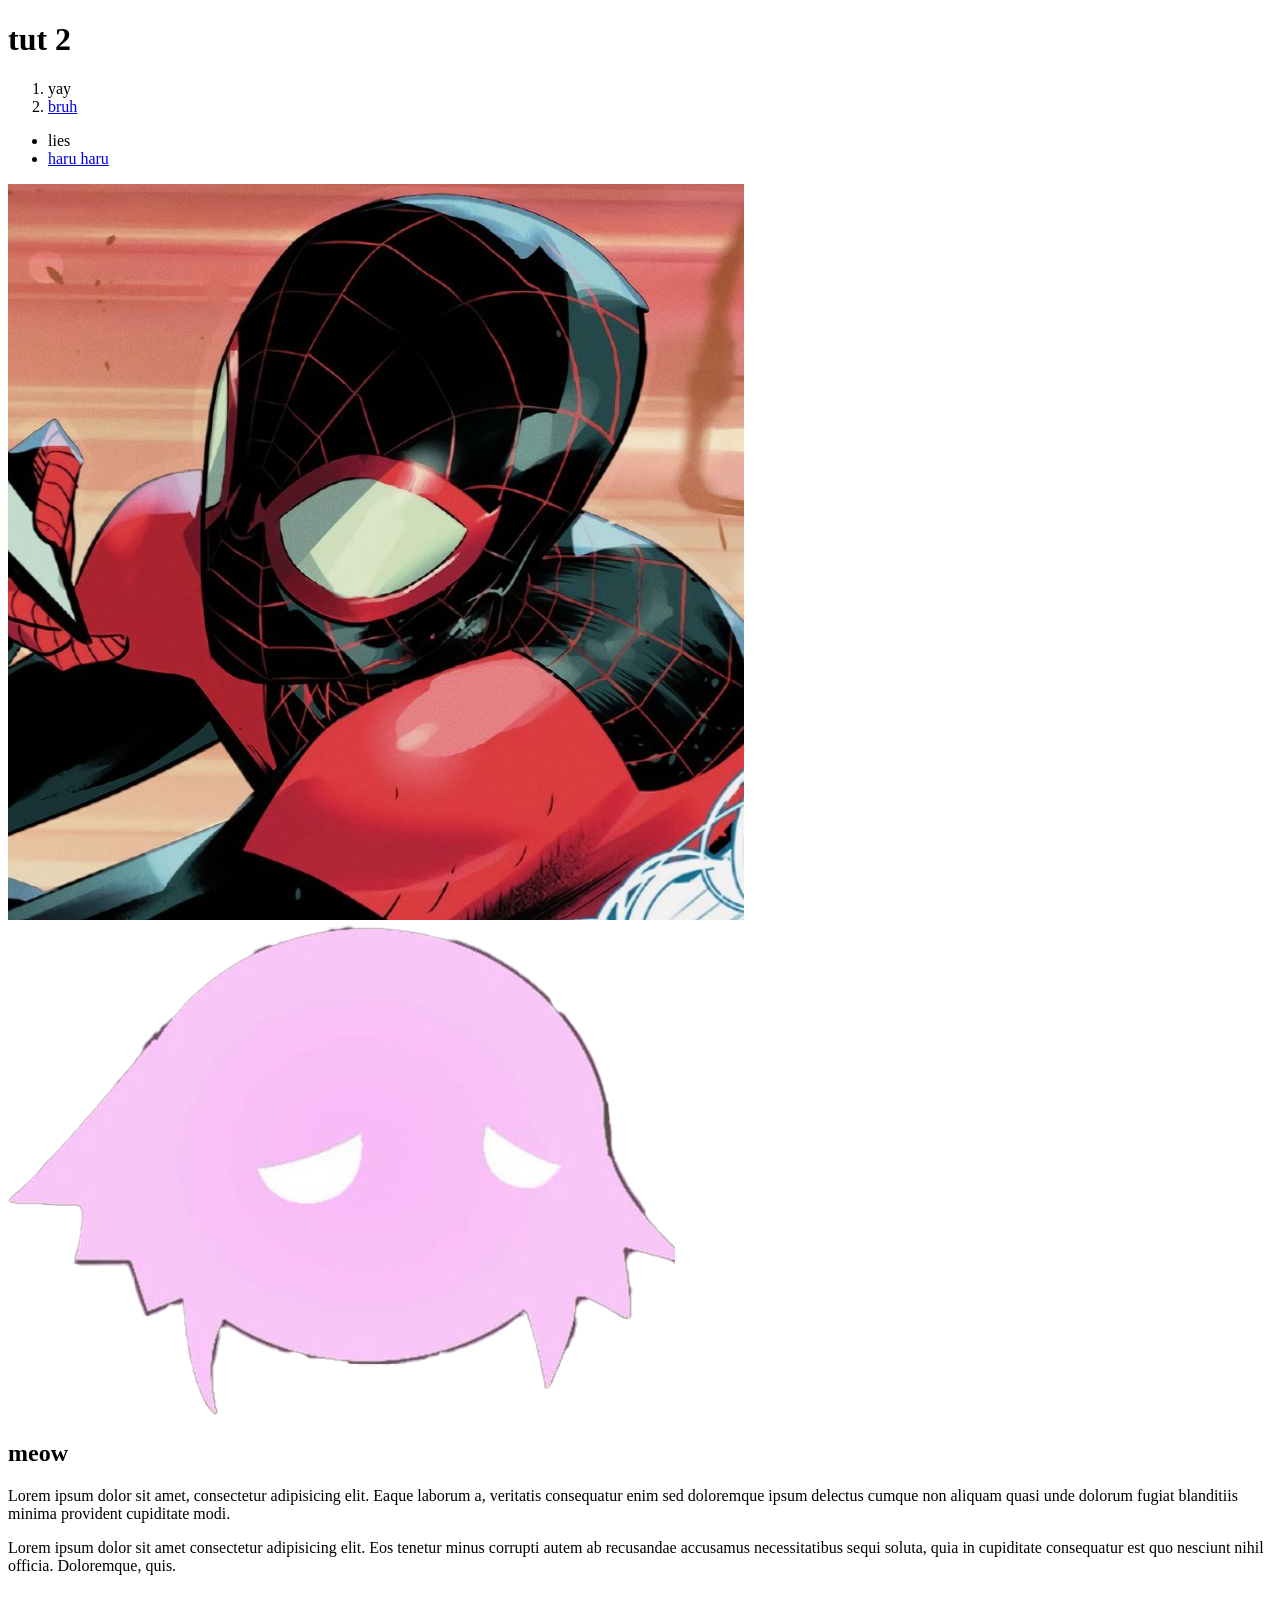
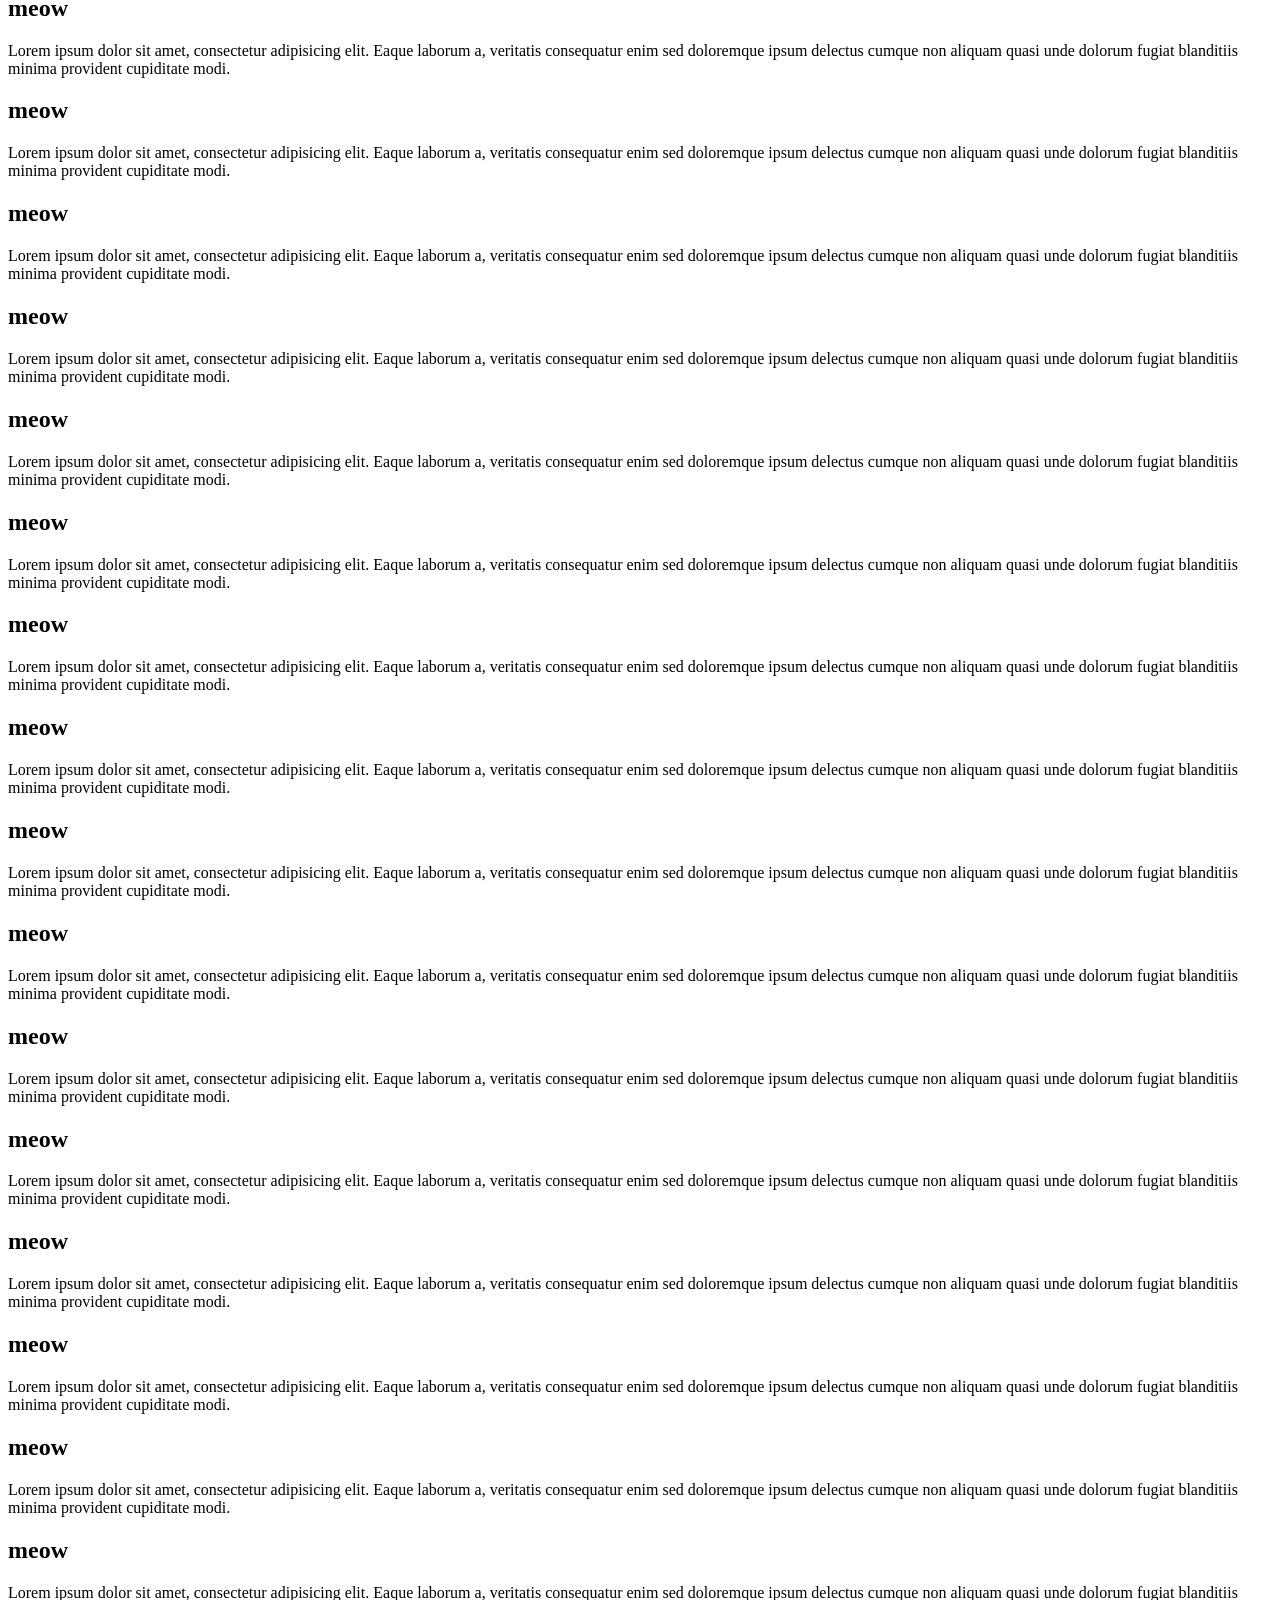
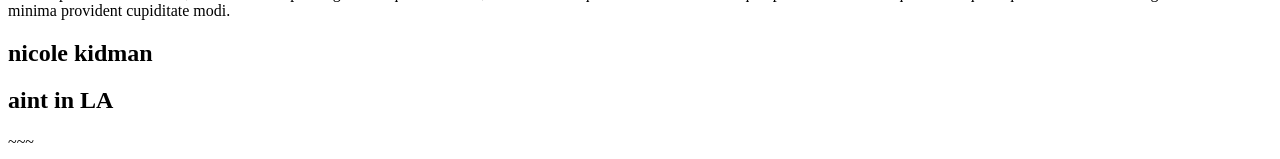
<file: tutorials/index.html>
<!DOCTYPE html>
<html lang="en">

<head>
    <meta charset="UTF-8">
    <meta name="viewport" content="width=device-width, initial-scale=1.0">
    <title>HTML tut</title>
    <meta name="description" content="tutorial blah blah">
    <!-- keywords for search engine optimization -->
</head>

<body>
    <header>
        <h1>tut 2</h1>
        <nav>
            <ol> <!--list-->
                <li>yay</li>
                <li><a href="#meow">bruh</a></li> <!-- ../.. goes to home page-->
                <!--#name of id leads to where the id is located-->
            </ol>
            <ul> <!--bullet points-->
                <li>lies</li>
                <li><a href="#">haru haru</a></li> <!--# in href reloads the same page-->
            </ul>
        </nav>
        <div>
            <img src="assets/Miles Morales icon.jpg" alt="miles morales?">
            <img src="../Crona’s Soul.png" alt="crona chan">

        </div>
    </header>
    <main>
        <section id="omg" class="blue-section">
            <!--class can be used to apply css to multiple elements-->
            <h2>meow</h2>
            <p>Lorem ipsum dolor sit amet, consectetur adipisicing elit. Eaque laborum a, veritatis consequatur enim sed
                doloremque ipsum delectus cumque non aliquam quasi unde dolorum fugiat blanditiis minima provident
                cupiditate modi.</p>
        </section>

        <section id="#bruh">
            <p>Lorem ipsum dolor sit amet consectetur adipisicing elit. Eos tenetur minus corrupti autem ab recusandae
                accusamus necessitatibus sequi soluta, quia in cupiditate consequatur est quo nesciunt nihil officia.
                Doloremque, quis.</p>
        </section>

        <section id="omg1">
            <!--each id should be unique and not repeated at all, used to identify an element-->
            <h2>meow</h2>
            <p>Lorem ipsum dolor sit amet, consectetur adipisicing elit. Eaque laborum a, veritatis consequatur enim sed
                doloremque ipsum delectus cumque non aliquam quasi unde dolorum fugiat blanditiis minima provident
                cupiditate modi.</p>
        </section>

        <section id="omg2">
            <h2>meow</h2>
            <p>Lorem ipsum dolor sit amet, consectetur adipisicing elit. Eaque laborum a, veritatis consequatur enim sed
                doloremque ipsum delectus cumque non aliquam quasi unde dolorum fugiat blanditiis minima provident
                cupiditate modi.</p>
        </section>

        <section id="omg3">
            <h2>meow</h2>
            <p>Lorem ipsum dolor sit amet, consectetur adipisicing elit. Eaque laborum a, veritatis consequatur enim sed
                doloremque ipsum delectus cumque non aliquam quasi unde dolorum fugiat blanditiis minima provident
                cupiditate modi.</p>
        </section>

        <section id="omg4">
            <h2>meow</h2>
            <p>Lorem ipsum dolor sit amet, consectetur adipisicing elit. Eaque laborum a, veritatis consequatur enim sed
                doloremque ipsum delectus cumque non aliquam quasi unde dolorum fugiat blanditiis minima provident
                cupiditate modi.</p>
        </section>

        <section id="omg5">
            <h2>meow</h2>
            <p>Lorem ipsum dolor sit amet, consectetur adipisicing elit. Eaque laborum a, veritatis consequatur enim sed
                doloremque ipsum delectus cumque non aliquam quasi unde dolorum fugiat blanditiis minima provident
                cupiditate modi.</p>
        </section>

        <section id="omg6">
            <h2>meow</h2>
            <p>Lorem ipsum dolor sit amet, consectetur adipisicing elit. Eaque laborum a, veritatis consequatur enim sed
                doloremque ipsum delectus cumque non aliquam quasi unde dolorum fugiat blanditiis minima provident
                cupiditate modi.</p>
        </section>

        <section id="omg7">
            <h2>meow</h2>
            <p>Lorem ipsum dolor sit amet, consectetur adipisicing elit. Eaque laborum a, veritatis consequatur enim sed
                doloremque ipsum delectus cumque non aliquam quasi unde dolorum fugiat blanditiis minima provident
                cupiditate modi.</p>
        </section>

        <section id="omg8">
            <h2>meow</h2>
            <p>Lorem ipsum dolor sit amet, consectetur adipisicing elit. Eaque laborum a, veritatis consequatur enim sed
                doloremque ipsum delectus cumque non aliquam quasi unde dolorum fugiat blanditiis minima provident
                cupiditate modi.</p>
        </section>

        <section id="omg9">
            <h2>meow</h2>
            <p>Lorem ipsum dolor sit amet, consectetur adipisicing elit. Eaque laborum a, veritatis consequatur enim sed
                doloremque ipsum delectus cumque non aliquam quasi unde dolorum fugiat blanditiis minima provident
                cupiditate modi.</p>
        </section>

        <section id="omg10">
            <h2>meow</h2>
            <p>Lorem ipsum dolor sit amet, consectetur adipisicing elit. Eaque laborum a, veritatis consequatur enim sed
                doloremque ipsum delectus cumque non aliquam quasi unde dolorum fugiat blanditiis minima provident
                cupiditate modi.</p>
        </section>

        <section id="omg11">
            <h2>meow</h2>
            <p>Lorem ipsum dolor sit amet, consectetur adipisicing elit. Eaque laborum a, veritatis consequatur enim sed
                doloremque ipsum delectus cumque non aliquam quasi unde dolorum fugiat blanditiis minima provident
                cupiditate modi.</p>
        </section>

        <section id="omg12">
            <h2>meow</h2>
            <p>Lorem ipsum dolor sit amet, consectetur adipisicing elit. Eaque laborum a, veritatis consequatur enim sed
                doloremque ipsum delectus cumque non aliquam quasi unde dolorum fugiat blanditiis minima provident
                cupiditate modi.</p>
        </section>

        <section id="omg13">
            <h2>meow</h2>
            <p>Lorem ipsum dolor sit amet, consectetur adipisicing elit. Eaque laborum a, veritatis consequatur enim sed
                doloremque ipsum delectus cumque non aliquam quasi unde dolorum fugiat blanditiis minima provident
                cupiditate modi.</p>
        </section>

        <section id="omg14">
            <h2>meow</h2>
            <p>Lorem ipsum dolor sit amet, consectetur adipisicing elit. Eaque laborum a, veritatis consequatur enim sed
                doloremque ipsum delectus cumque non aliquam quasi unde dolorum fugiat blanditiis minima provident
                cupiditate modi.</p>
        </section>

        <section id="omg16">
            <h2>meow</h2>
            <p>Lorem ipsum dolor sit amet, consectetur adipisicing elit. Eaque laborum a, veritatis consequatur enim sed
                doloremque ipsum delectus cumque non aliquam quasi unde dolorum fugiat blanditiis minima provident
                cupiditate modi.</p>
        </section>

        <section id="meow">
            <h2>meow</h2>
            <p>Lorem ipsum dolor sit amet, consectetur adipisicing elit. Eaque laborum a, veritatis consequatur enim sed
                doloremque ipsum delectus cumque non aliquam quasi unde dolorum fugiat blanditiis minima provident
                cupiditate modi.</p>
        </section>

        <!--global arttibutes can be used anywhere-->
        <h2 contenteditable="true">nicole kidman</h2> <!--interactive-->
        <h2 draggable="true">aint in LA</h2>
    </main>
    <footer aria-hidden="true">~~~</footer>
    <!--aria-label to label elements-->
</body>

</html>
</file>
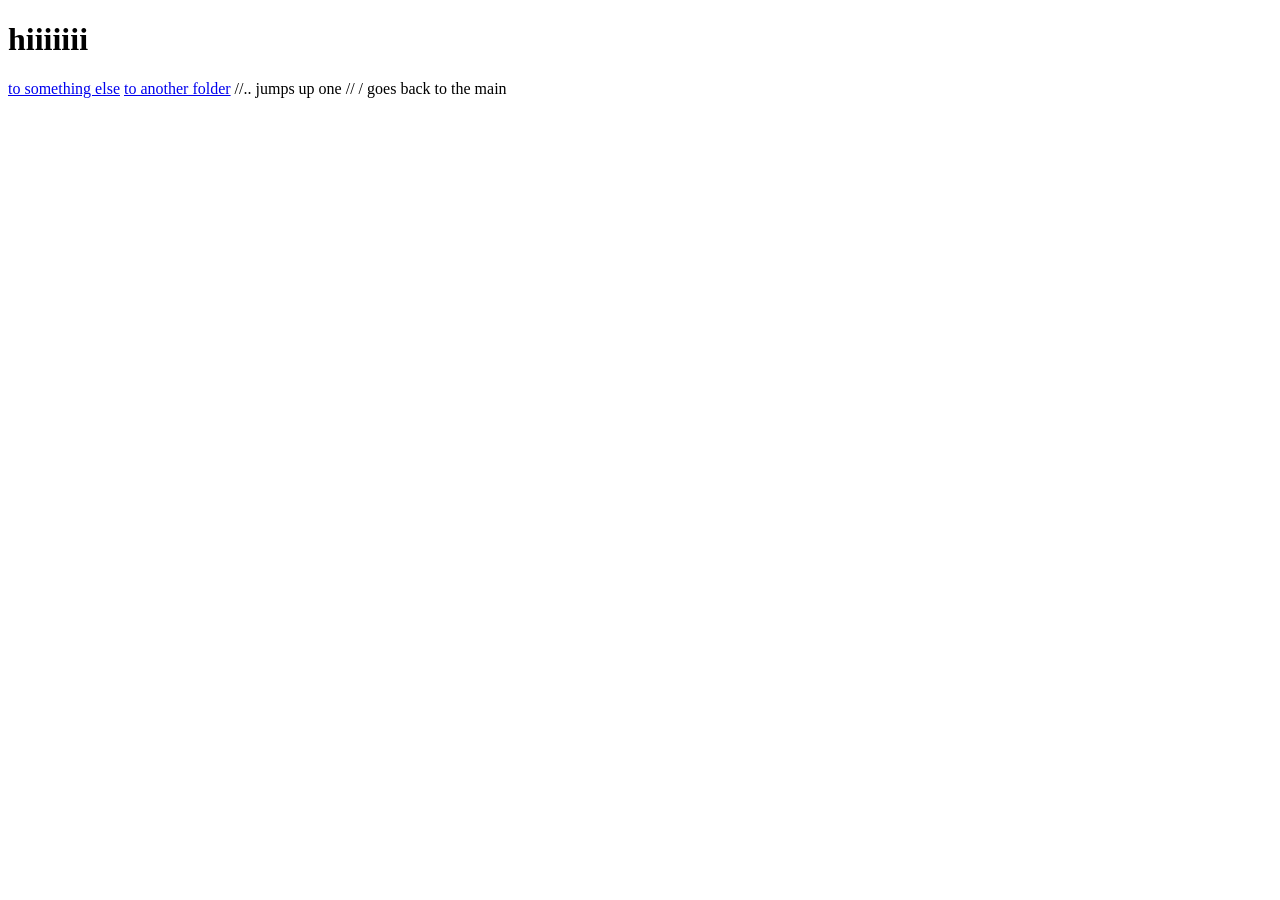
<file: tutorials/01-html/index.html>
<!DOCTYPE html>
<html lang="en">
<head>
    <meta charset="UTF-8">
    <meta name="viewport" content="width=device-width, initial-scale=1.0">
    <title>tutorial 0</title>
</head>
<body>
    <h1>hiiiiiii</h1>
    <a href="something-else.html">to something else</a>
    <a href="another-folder/">to another folder</a>
</body>
</html>
//.. jumps up one
// / goes back to the main
</file>
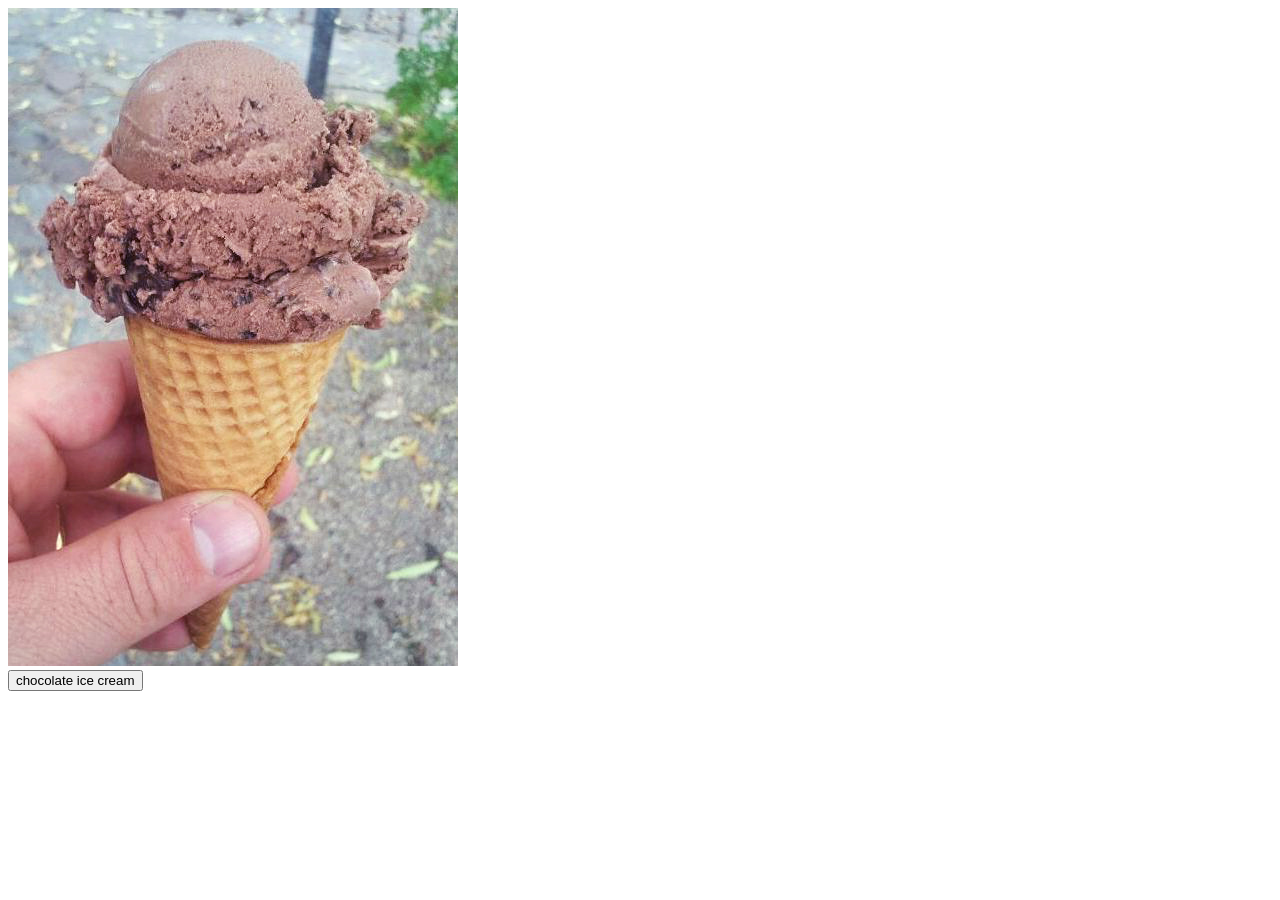
<file: tutorials/in-class-exercises/index.html>
<!DOCTYPE html>
<html lang="en">
<head>
    <meta charset="UTF-8">
    <meta name="viewport" content="width=device-width, initial-scale=1.0">
    <title>week 3 participation</title>

</head>
<body>
    <!-- aria label workshop, 9/1 -->
    <img src="asset/Ice_cream_cone_(cropped).jpg" alt="chocolate ice cream on a cone. on a hot sunny day. don't let it melt. or you will cry."> </br>
    <button>chocolate ice cream</button>
    <!-- by KK and Sanjana -->
</body>
</html>
</file>
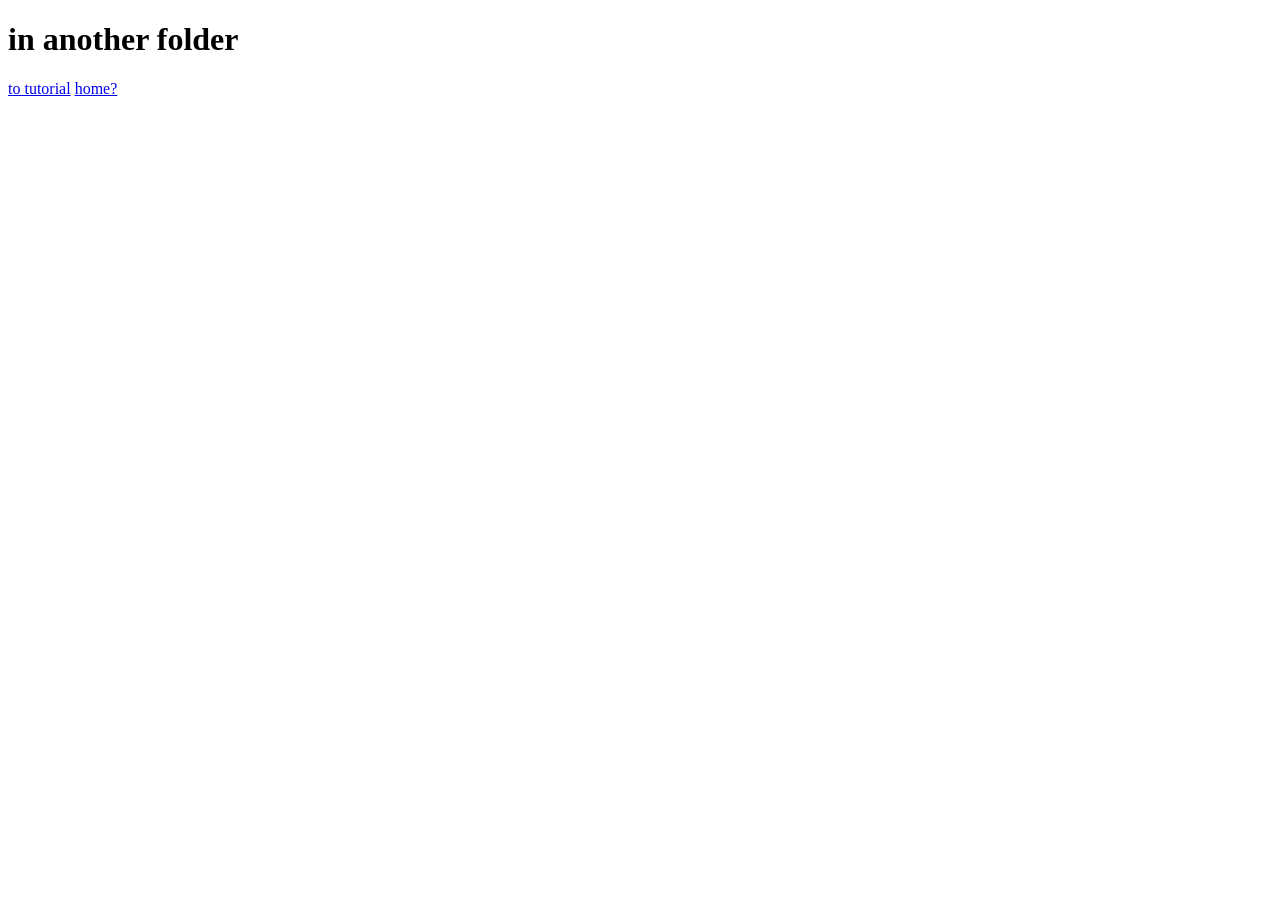
<file: tutorials/01-html/another-folder/index.html>
<!DOCTYPE html>
<html lang="en">
<head>
    <meta charset="UTF-8">
    <meta name="viewport" content="width=device-width, initial-scale=1.0">
    <title>in another folder</title>
</head>
<body>
    <h1>in another folder</h1>
    <a href="..">to tutorial</a>
    <a href="/">home?</a>
</body>
</html>
</file>
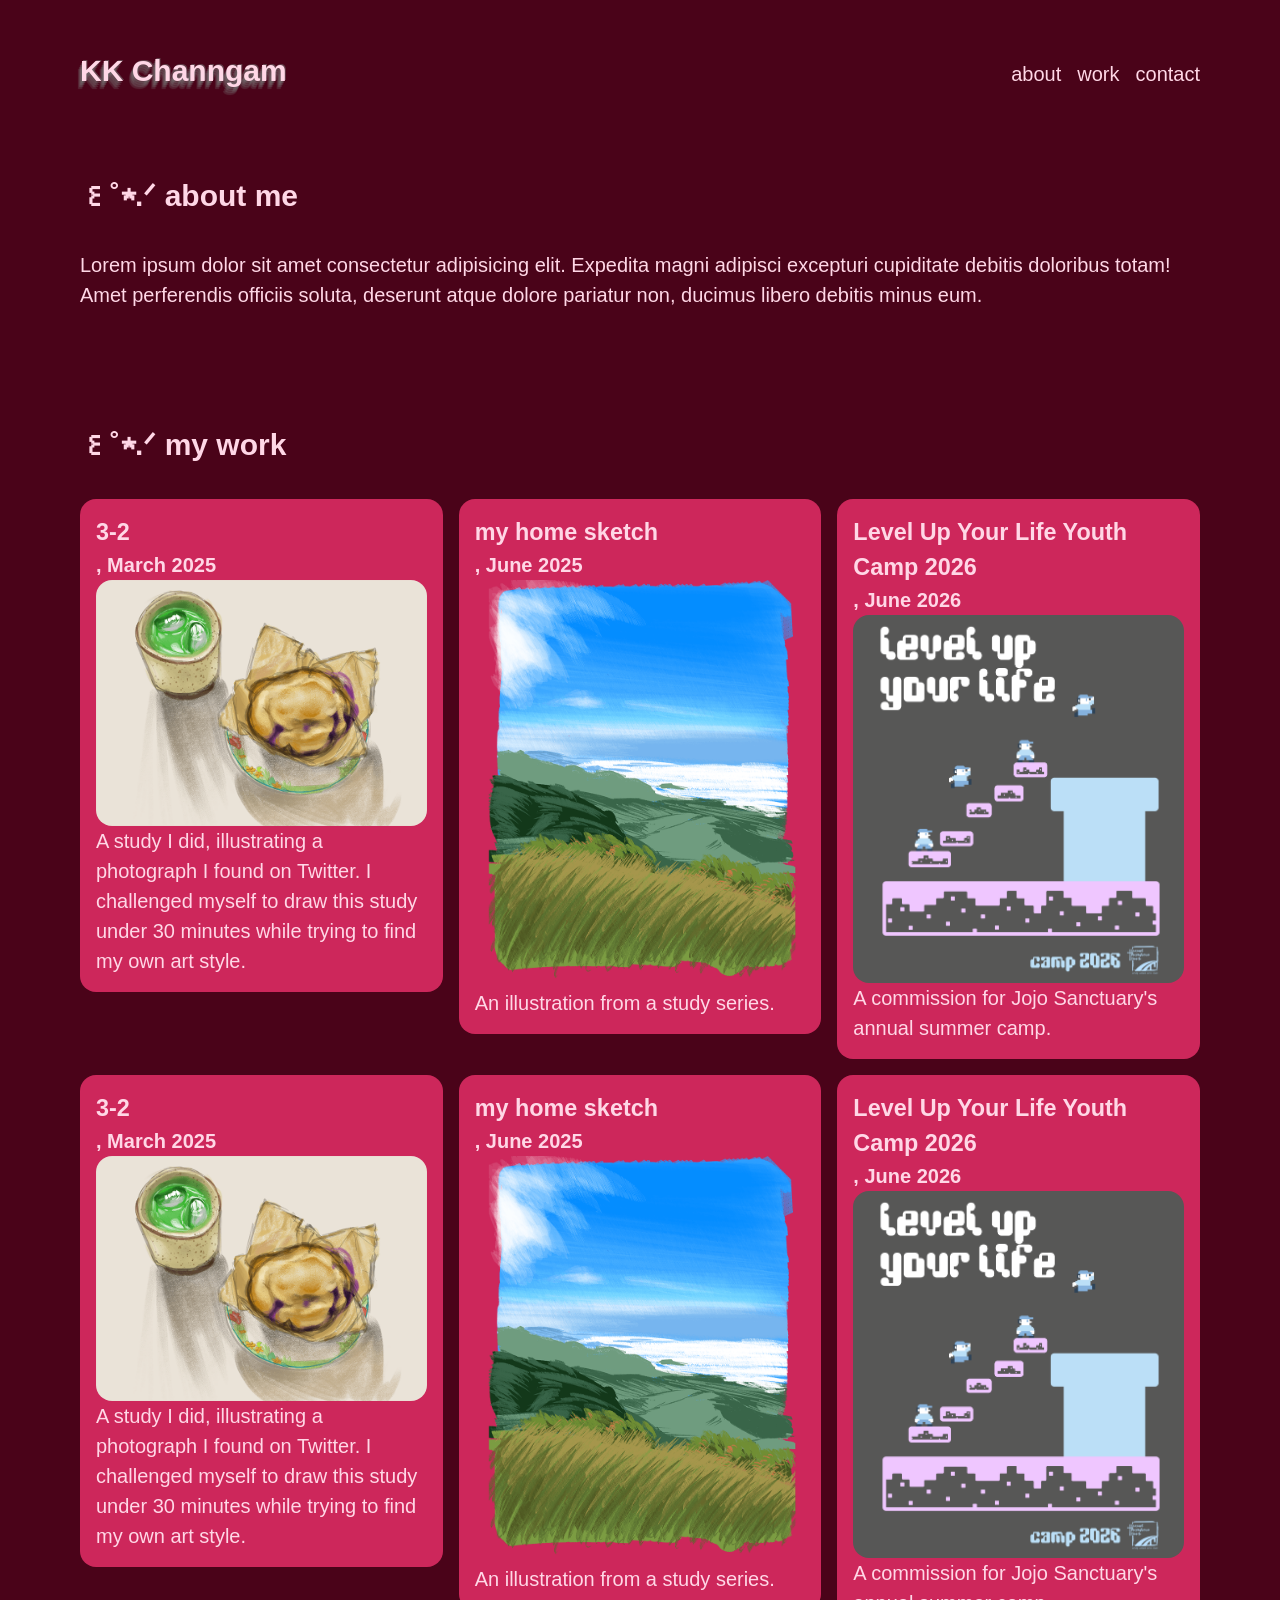
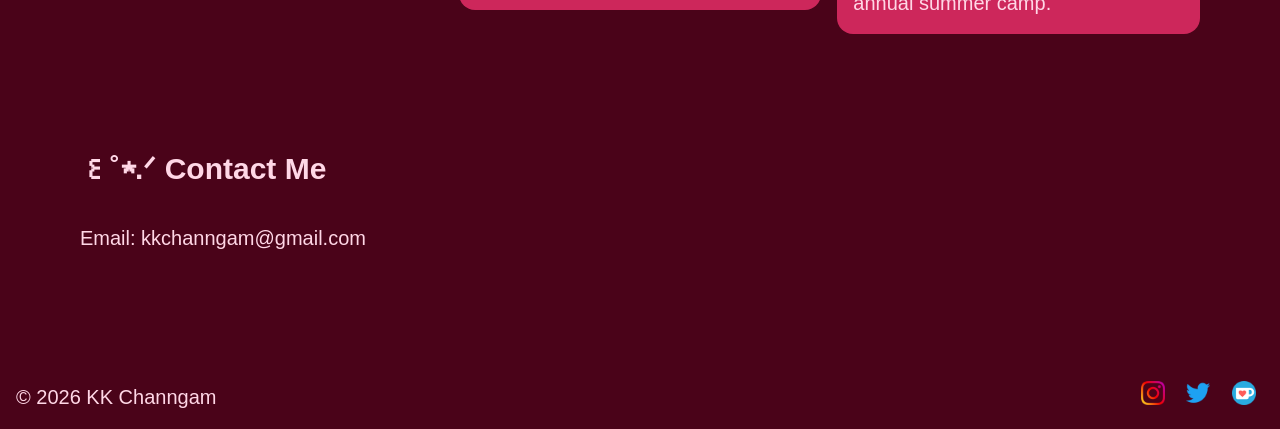
<file: tutorials/2-css/03-css-grid-multi-pages/index.html>
<!DOCTYPE html>
<html lang="en">

<head>
    <meta charset="UTF-8">
    <meta name="viewport" content="width=device-width, initial-scale=1.0">
    <title>kk channgam's portfolio</title>
    <link rel="preconnect" href="https://fonts.googleapis.com">
    <link rel="preconnect" href="https://fonts.gstatic.com" crossorigin>
    <link href="https://fonts.googleapis.com/css2?family=Commissioner:wght@100..900&family=Mansalva&display=swap"
        rel="stylesheet">
    <link rel="stylesheet" href="css/style.css">
</head>

<body>
    <header class="flex-container">
        <nav class="navbar">
            <div class="nav-brand">
                <a href="#"><h1>KK Channgam</h1></a>
            </div>
            <div class="nav">
                <button class="hamburger">☰</button>
                <ul class="nav-menu">
                    <li><a href="#about-section">about</a></li>
                    <li><a href="#portfolio-section">work</a></li>
                    <li><a href="#contact-section">contact</a></li>
                </ul>
            </div>
        </nav>
    </header>
    <main>
        <section class="about-section" id="about-section">
            <div class="about-content">
                <h2><span class="deco-1">꒰˚★.ᐟ </span> about me</h2>
                <p>Lorem ipsum dolor sit amet consectetur adipisicing elit. Expedita magni adipisci excepturi cupiditate
                    debitis doloribus totam! Amet perferendis officiis soluta, deserunt atque dolore pariatur non,
                    ducimus libero debitis minus eum.</p>
            </div>
        </section>
        <section class="portfolio-section" id="portfolio-section">
            <div class="portfolio-content">
                <h2><span class="deco-1">꒰˚★.ᐟ </span>my work</h2>
                <div class="flex-container-grid">

                    <div class="portfolio-item flex-item-grid">
                        <h3>3-2<h4>, March 2025</h4>
                        </h3>
                        <a href="projects/project-template"><img
                                src="images/3-2 (1).png"
                                alt="an illustration of a blueberry muffin and a cup of iced matcha latte"></a>
                        </a>
                        <p>A study I did, illustrating a photograph I found on Twitter. I challenged myself to draw this
                            study under 30 minutes while trying to find my own art style.</p>
                    </div>
                    <div class="portfolio-item flex-item-grid">
                        <h3>my home sketch<h4>, June 2025</h4>
                        </h3>
                        <a href="projects/project-template"><img
                                src="images/additional (1).png"
                                alt="A rough landscape digital sketch overlooking mountains on Doi Inthanon"></a>
                        </a>
                        <p>An illustration from a study series.</p>
                    </div>
                    <div class="portfolio-item flex-item-grid">
                        <h3>Level Up Your Life Youth Camp 2026<h4>, June 2026</h4>
                        </h3>
                        <a href="projects/project-template"><img
                                src="images/jojo back.png" alt="The design on the back of the T-shirt"></a>
                        </a>
                        <p>A commission for Jojo Sanctuary's annual summer camp.</p>
                    </div>
                    <div class="portfolio-item flex-item-grid">
                        <h3>3-2<h4>, March 2025</h4>
                        </h3>
                        <a href="projects/project-template"><img
                                src="images/3-2 (1).png"
                                alt="an illustration of a blueberry muffin and a cup of iced matcha latte"></a>
                        </a>
                       <p>A study I did, illustrating a photograph I found on Twitter. I challenged myself to draw this
                            study under 30 minutes while trying to find my own art style.</p>
                    </div>
                    <div class="portfolio-item flex-item-grid">
                        <h3>my home sketch<h4>, June 2025</h4>
                        </h3>
                        <a href="projects/project-template"><img
                                src="images/additional (1).png"
                                alt="A rough landscape digital sketch overlooking mountains on Doi Inthanon"></a>
                        </a>
                        <p>An illustration from a study series.</p>
                    </div>
                    <div class="portfolio-item flex-item-grid">
                        <h3>Level Up Your Life Youth Camp 2026<h4>, June 2026</h4>
                        </h3>
                        <a href="projects/project-template"><img
                                src="images/jojo back.png" alt="The design on the back of the T-shirt"></a>
                        </a>
                        <p>A commission for Jojo Sanctuary's annual summer camp.</p>
                    </div>

                </div>
            </div>
        </section>
        <section class="contact-section" id="contact-section">
            <div class="contact-content">
                <h2><span class="deco-1">꒰˚★.ᐟ </span>Contact Me</h2>
                <p>Email: kkchanngam@gmail.com</p>

            </div>

        </section>
    </main>
    <footer class="flex-container">
        <p>&copy; 2026 KK Channgam</p>
        <div class="socials">
            <a href="#"><img src="images/icon-logo-instagram.png" alt=""></a>
            <a href="#"><img src="images/icon-logo-twitter.png" alt=""></a>
            <a href="#"><img src="images/icon-logo-ko-fi.png" alt=""></a>
        </div>

    </footer>
    <script src="js/nav.js"></script>
</body>

</html>
</file>
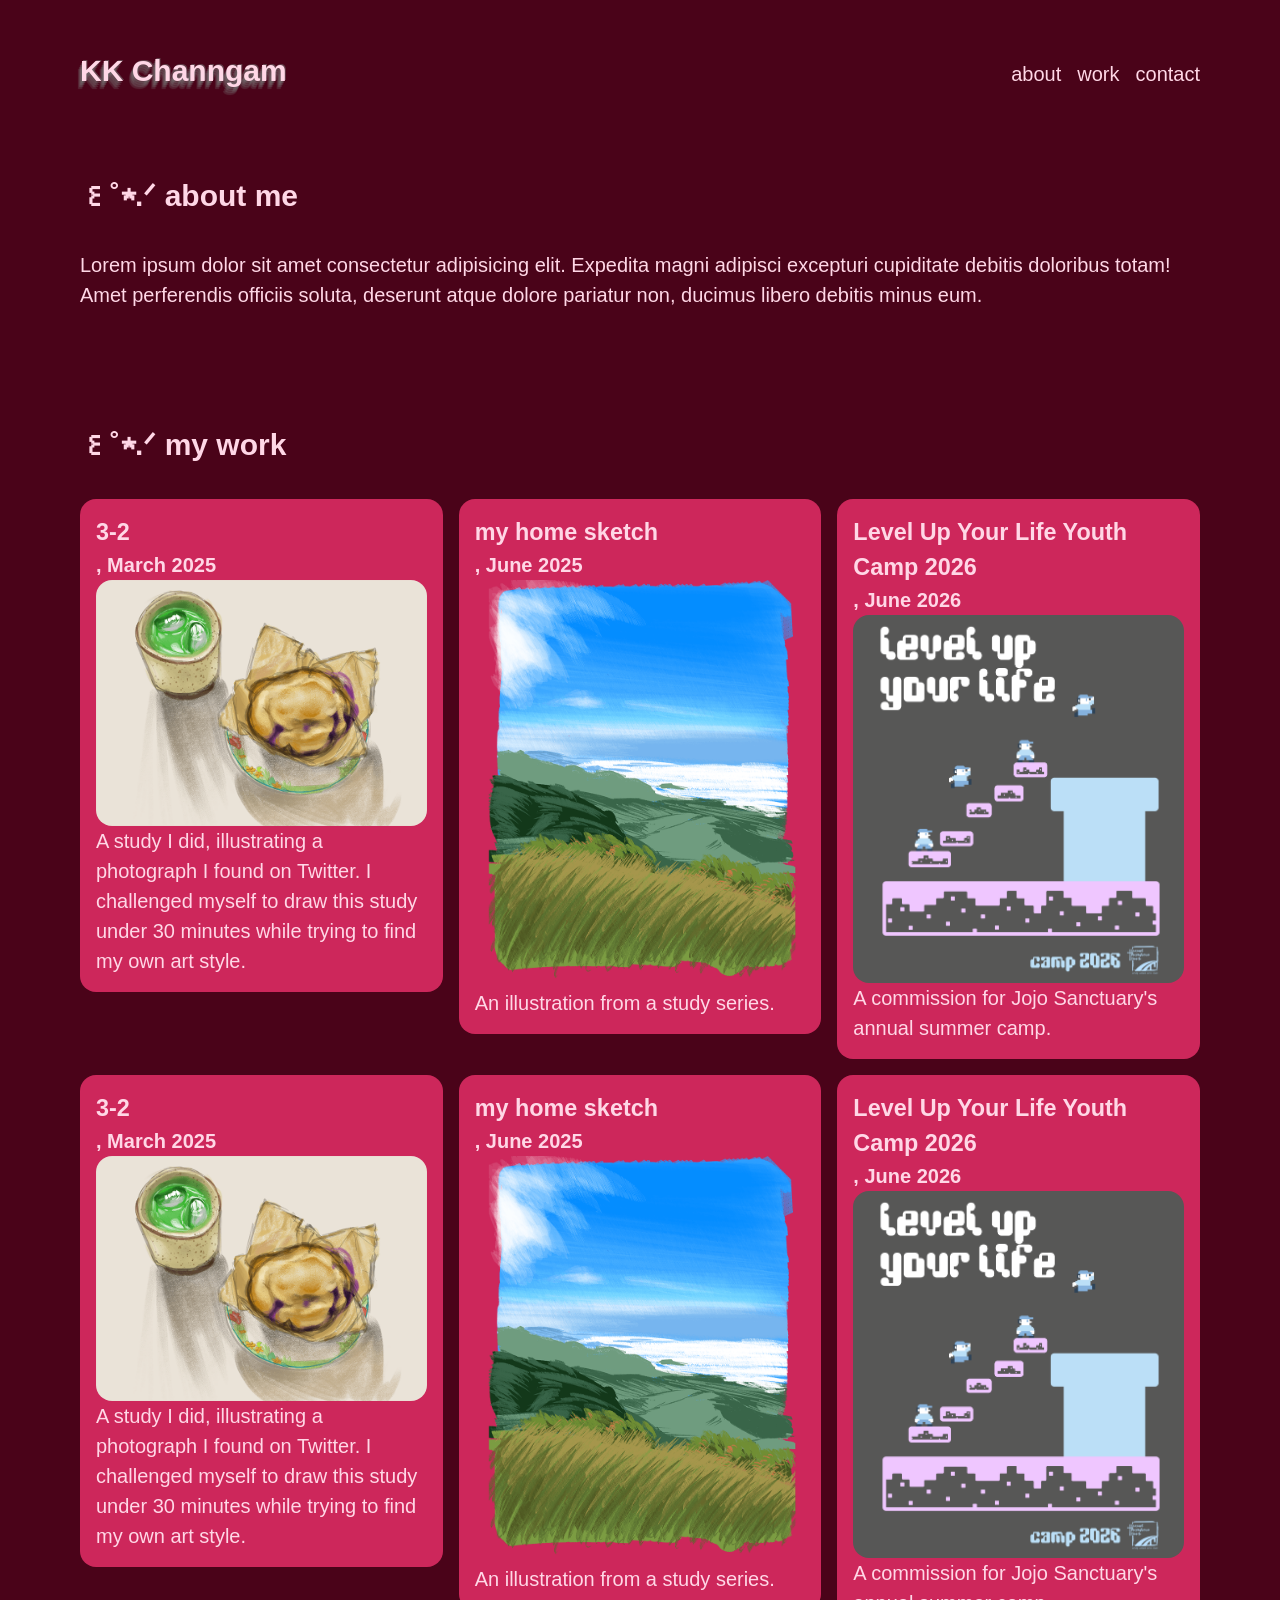
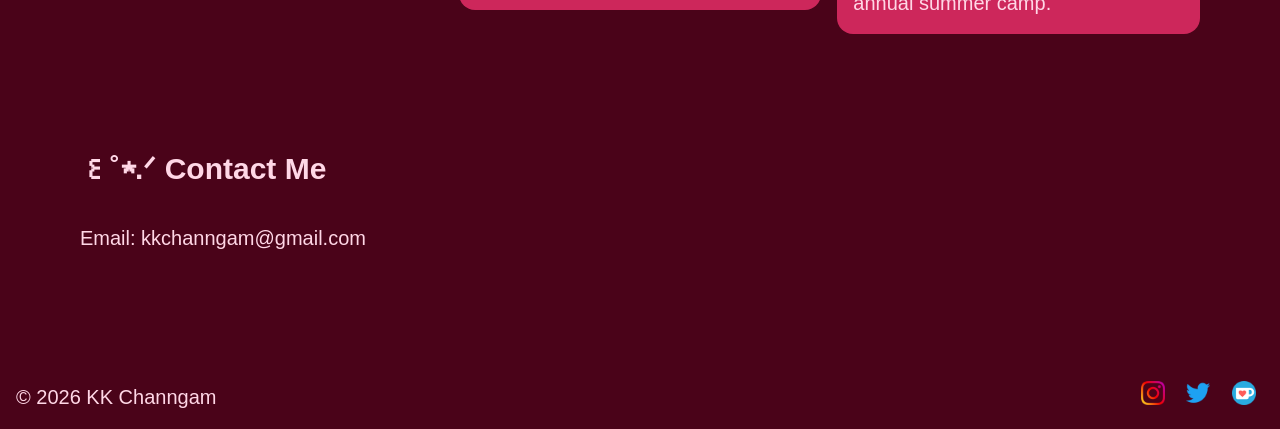
<file: tutorials/2-css/03-css-portfolio-grid/index.html>
<!DOCTYPE html>
<html lang="en">

<head>
    <meta charset="UTF-8">
    <meta name="viewport" content="width=device-width, initial-scale=1.0">
    <title>kk channgam's portfolio</title>
    <link rel="preconnect" href="https://fonts.googleapis.com">
    <link rel="preconnect" href="https://fonts.gstatic.com" crossorigin>
    <link href="https://fonts.googleapis.com/css2?family=Commissioner:wght@100..900&family=Mansalva&display=swap"
        rel="stylesheet">
    <link rel="stylesheet" href="css/style.css">
</head>

<body>
    <header class="flex-container">
        <nav class="navbar">
            <div class="nav-brand">
                <h1>KK Channgam</h1>
            </div>
            <div class="nav">
                <button class="hamburger">☰</button>
                <ul class="nav-menu">
                <li><a href="#about-section">about</a></li>
                <li><a href="#portfolio-section">work</a></li>
                <li><a href="#contact-section">contact</a></li>
                </ul>
            </div>
        </nav>
    </header>
    <main>
        <section class="about-section" id="about-section">
            <div class="about-content">
                <h2><span class="deco-1">꒰˚★.ᐟ </span> about me</h2>
                <p>Lorem ipsum dolor sit amet consectetur adipisicing elit. Expedita magni adipisci excepturi cupiditate
                    debitis doloribus totam! Amet perferendis officiis soluta, deserunt atque dolore pariatur non,
                    ducimus libero debitis minus eum.</p>
            </div>
        </section>
        <section class="portfolio-section" id="portfolio-section">
            <div class="portfolio-content">
                <h2><span class="deco-1">꒰˚★.ᐟ </span>my work</h2>
                <div class="flex-container-grid">

                <div class="portfolio-item flex-item-grid">
                    <h3>3-2<h4>, March 2025</h4></h3>
                    <a href=""></a><img src="images/3-2 (1).png"
                        alt="an illustration of a blueberry muffin and a cup of iced matcha latte">
                        <p>A study I did, illustrating a photograph I found on Twitter. I challenged myself to draw this
                        study under 30 minutes while trying to find my own art style.</p>
                </div>
                <div class="portfolio-item flex-item-grid">
                    <h3>my home sketch<h4>, June 2025</h4></h3>
                    <img src="images/additional (1).png"
                        alt="A rough landscape digital sketch overlooking mountains on Doi Inthanon">
                        <p>An illustration from a study series.</p>
                </div>
                <div class="portfolio-item flex-item-grid">
                    <h3>Level Up Your Life Youth Camp 2026<h4>, June 2026</h4>
                    </h3>
                    <img src="images/jojo back.png" alt="The design on the back of the T-shirt">
                    <p>A commission for Jojo Sanctuary's annual summer camp.</p>
                </div>
                <div class="portfolio-item flex-item-grid">
                    <h3>3-2<h4>, March 2025</h4></h3>
                    <a href=""></a><img src="images/3-2 (1).png"
                        alt="an illustration of a blueberry muffin and a cup of iced matcha latte">
                        <p>A study I did, illustrating a photograph I found on Twitter. I challenged myself to draw this
                        study under 30 minutes while trying to find my own art style.</p>
                </div>
                <div class="portfolio-item flex-item-grid">
                    <h3>my home sketch<h4>, June 2025</h4></h3>
                    <img src="images/additional (1).png"
                        alt="A rough landscape digital sketch overlooking mountains on Doi Inthanon">
                        <p>An illustration from a study series.</p>
                </div>
                <div class="portfolio-item flex-item-grid">
                    <h3>Level Up Your Life Youth Camp 2026<h4>, June 2026</h4>
                    </h3>
                    <img src="images/jojo back.png" alt="The design on the back of the T-shirt">
                    <p>A commission for Jojo Sanctuary's annual summer camp.</p>
                </div>

                </div>
            </div>
        </section>
        <section class="contact-section" id="contact-section">
            <div class="contact-content">
                <h2><span class="deco-1">꒰˚★.ᐟ </span>Contact Me</h2>
                <p>Email: kkchanngam@gmail.com</p>

            </div>

        </section>
    </main>
    <footer class="flex-container">
        <p>&copy; 2026 KK Channgam</p>
        <div class="socials">
            <a href="#"><img src="images/icon-logo-instagram.png" alt=""></a>
            <a href="#"><img src="images/icon-logo-twitter.png" alt=""></a>
            <a href="#"><img src="images/icon-logo-ko-fi.png" alt=""></a>
        </div>

    </footer>
    <script src="js/nav.js"></script>
</body>
</html>
</file>
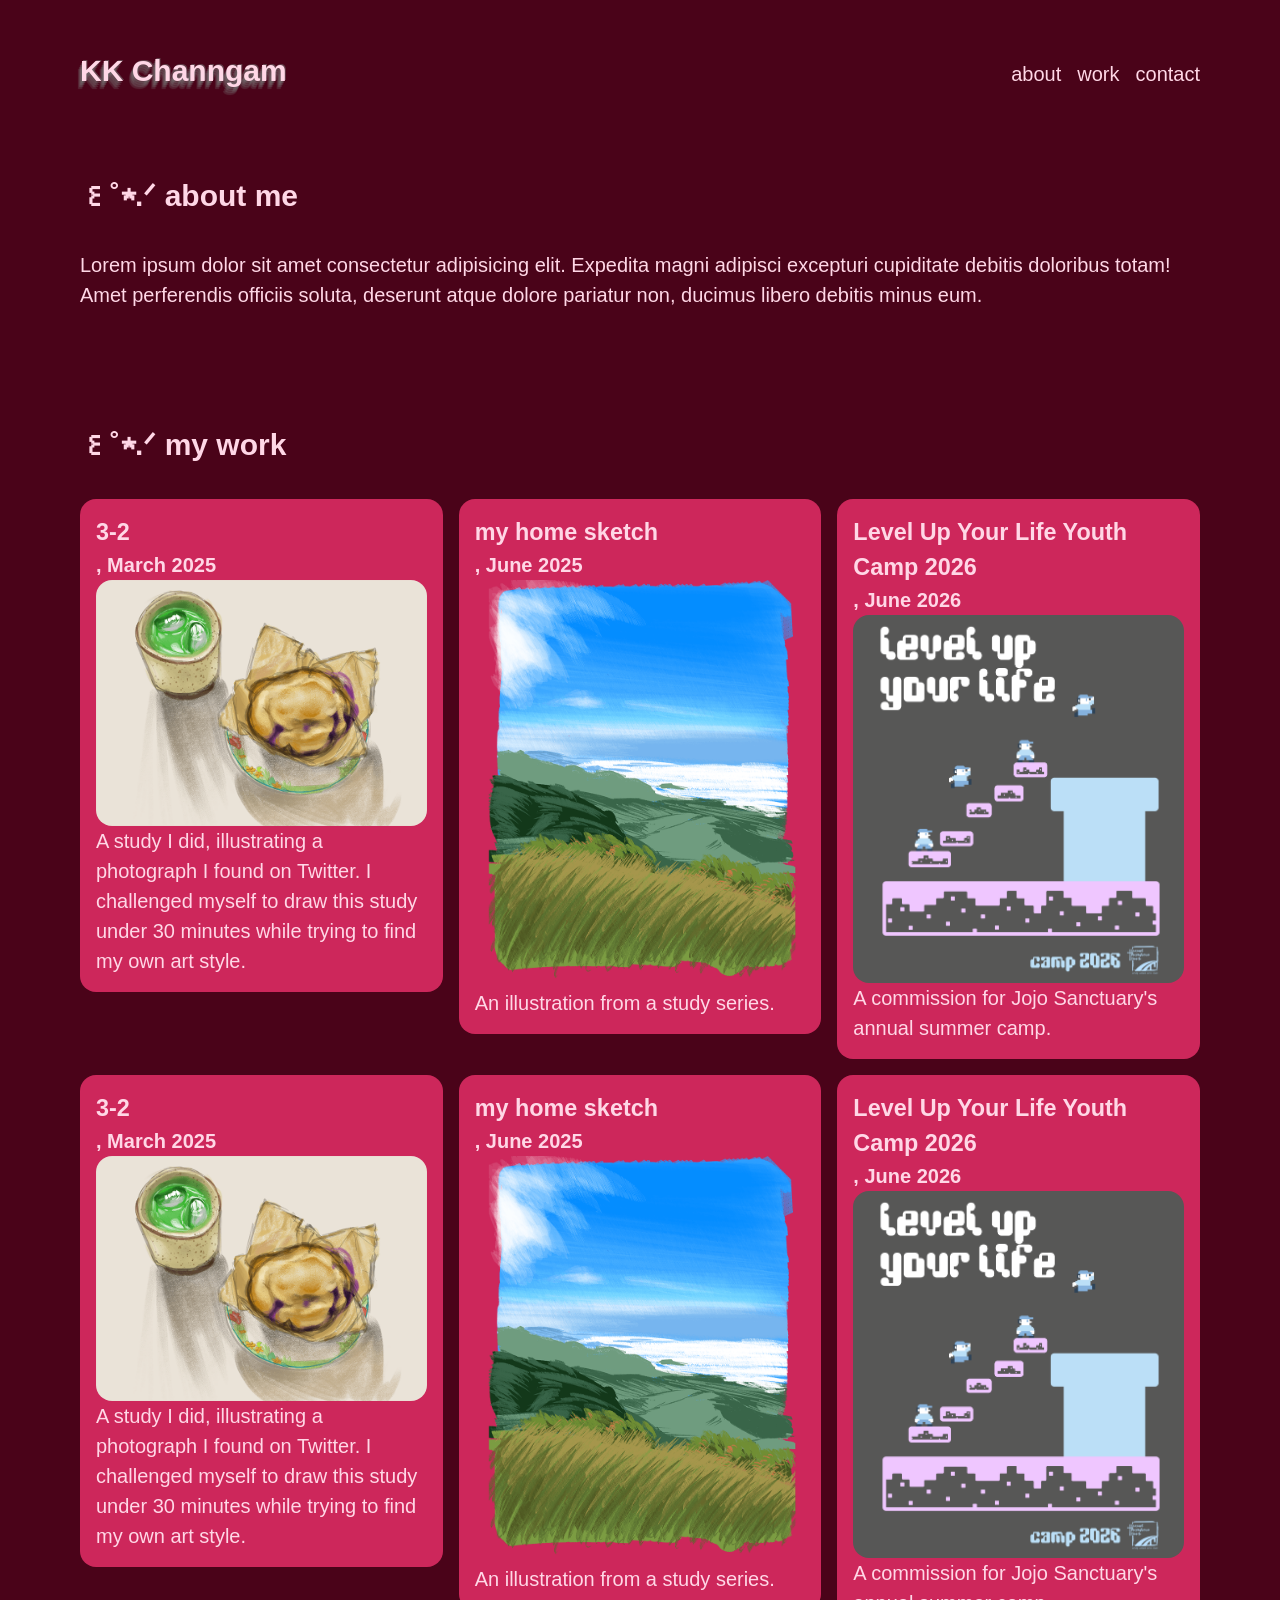
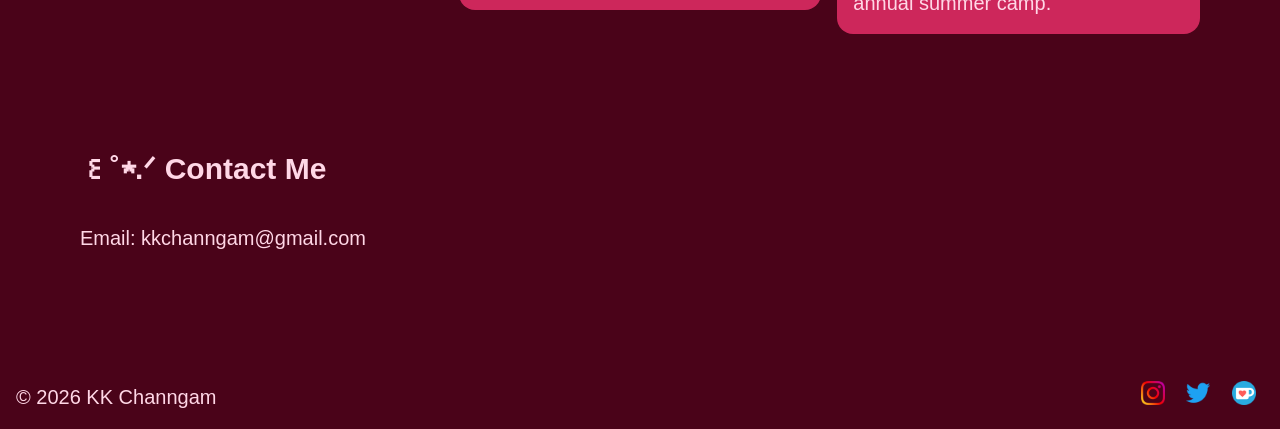
<file: tutorials/2-css/03-css-portfolio-lightbox/index.html>
<!DOCTYPE html>
<html lang="en">

<head>
    <meta charset="UTF-8">
    <meta name="viewport" content="width=device-width, initial-scale=1.0">
    <title>kk channgam's portfolio</title>
    <link rel="preconnect" href="https://fonts.googleapis.com">
    <link rel="preconnect" href="https://fonts.gstatic.com" crossorigin>
    <link href="https://fonts.googleapis.com/css2?family=Commissioner:wght@100..900&family=Mansalva&display=swap"
        rel="stylesheet">
    <link rel="stylesheet" href="css/style.css">
    <link rel="stylesheet" href="css/baguetteBox.css">
</head>

<body>
    <header class="flex-container">
        <nav class="navbar">
            <div class="nav-brand">
                <h1>KK Channgam</h1>
            </div>
            <div class="nav">
                <button class="hamburger">☰</button>
                <ul class="nav-menu">
                <li><a href="#about-section">about</a></li>
                <li><a href="#portfolio-section">work</a></li>
                <li><a href="#contact-section">contact</a></li>
                </ul>
            </div>
        </nav>
    </header>
    <main>
        <section class="about-section" id="about-section">
            <div class="about-content">
                <h2><span class="deco-1">꒰˚★.ᐟ </span> about me</h2>
                <p>Lorem ipsum dolor sit amet consectetur adipisicing elit. Expedita magni adipisci excepturi cupiditate
                    debitis doloribus totam! Amet perferendis officiis soluta, deserunt atque dolore pariatur non,
                    ducimus libero debitis minus eum.</p>
            </div>
        </section>
        <section class="portfolio-section" id="portfolio-section">
            <div class="portfolio-content">
                <h2><span class="deco-1">꒰˚★.ᐟ </span>my work</h2>
                <div class="flex-container-grid">

                <div class="portfolio-item flex-item-grid">
                    <h3>3-2<h4>, March 2025</h4></h3>
                    <a href="images/3-2 (1).png" data-caption="caption for lightbox Lorem ipsum dolor sit amet consectetur adipisicing elit. Expedita magni adipisci excepturi cupiditate
                    debitis doloribus totam! Amet perferendis officiis soluta, deserunt atque dolore pariatur non,
                    ducimus libero debitis minus eum."><img src="images/3-2 (1).png"
                        alt="an illustration of a blueberry muffin and a cup of iced matcha latte"></a>
                        <p>A study I did, illustrating a photograph I found on Twitter. I challenged myself to draw this
                        study under 30 minutes while trying to find my own art style.</p>
                </div>
                <div class="portfolio-item flex-item-grid">
                    <h3>my home sketch<h4>, June 2025</h4></h3>
                    <a href="images/additional (1).png" data-caption="caption for lightbox"><img src="images/additional (1).png"
                        alt="A rough landscape digital sketch overlooking mountains on Doi Inthanon"></a>
                        <p>An illustration from a study series.</p>
                </div>
                <div class="portfolio-item flex-item-grid">
                    <h3>Level Up Your Life Youth Camp 2026<h4>, June 2026</h4>
                    </h3>
                    <a href="images/jojo back.png" data-caption="caption for lightbox"><img src="images/jojo back.png" alt="The design on the back of the T-shirt"></a>
                    <p>A commission for Jojo Sanctuary's annual summer camp.</p>
                </div>
                <div class="portfolio-item flex-item-grid">
                    <h3>3-2<h4>, March 2025</h4></h3>
                    <img src="images/3-2 (1).png"
                        alt="an illustration of a blueberry muffin and a cup of iced matcha latte">
                        <p>A study I did, illustrating a photograph I found on Twitter. I challenged myself to draw this
                        study under 30 minutes while trying to find my own art style.</p>
                </div>
                <div class="portfolio-item flex-item-grid">
                    <h3>my home sketch<h4>, June 2025</h4></h3>
                    <img src="images/additional (1).png"
                        alt="A rough landscape digital sketch overlooking mountains on Doi Inthanon">
                        <p>An illustration from a study series.</p>
                </div>
                <div class="portfolio-item flex-item-grid">
                    <h3>Level Up Your Life Youth Camp 2026<h4>, June 2026</h4>
                    </h3>
                    <img src="images/jojo back.png" alt="The design on the back of the T-shirt">
                    <p>A commission for Jojo Sanctuary's annual summer camp.</p>
                </div>

                </div>
            </div>
        </section>
        <section class="contact-section" id="contact-section">
            <div class="contact-content">
                <h2><span class="deco-1">꒰˚★.ᐟ </span>Contact Me</h2>
                <p>Email: kkchanngam@gmail.com</p>

            </div>

        </section>
    </main>
    <footer class="flex-container">
        <p>&copy; 2026 KK Channgam</p>
        <div class="socials">
            <a href="#"><img src="images/icon-logo-instagram.png" alt=""></a>
            <a href="#"><img src="images/icon-logo-twitter.png" alt=""></a>
            <a href="#"><img src="images/icon-logo-ko-fi.png" alt=""></a>
        </div>

    </footer>
    <script src="js/nav.js"></script>
    <script src="js/baguetteBox.js"></script>
    <script>
        baguetteBox.run('.flex-container-grid', {
            captions: true
        })
    </script>
</body>
</html>
</file>
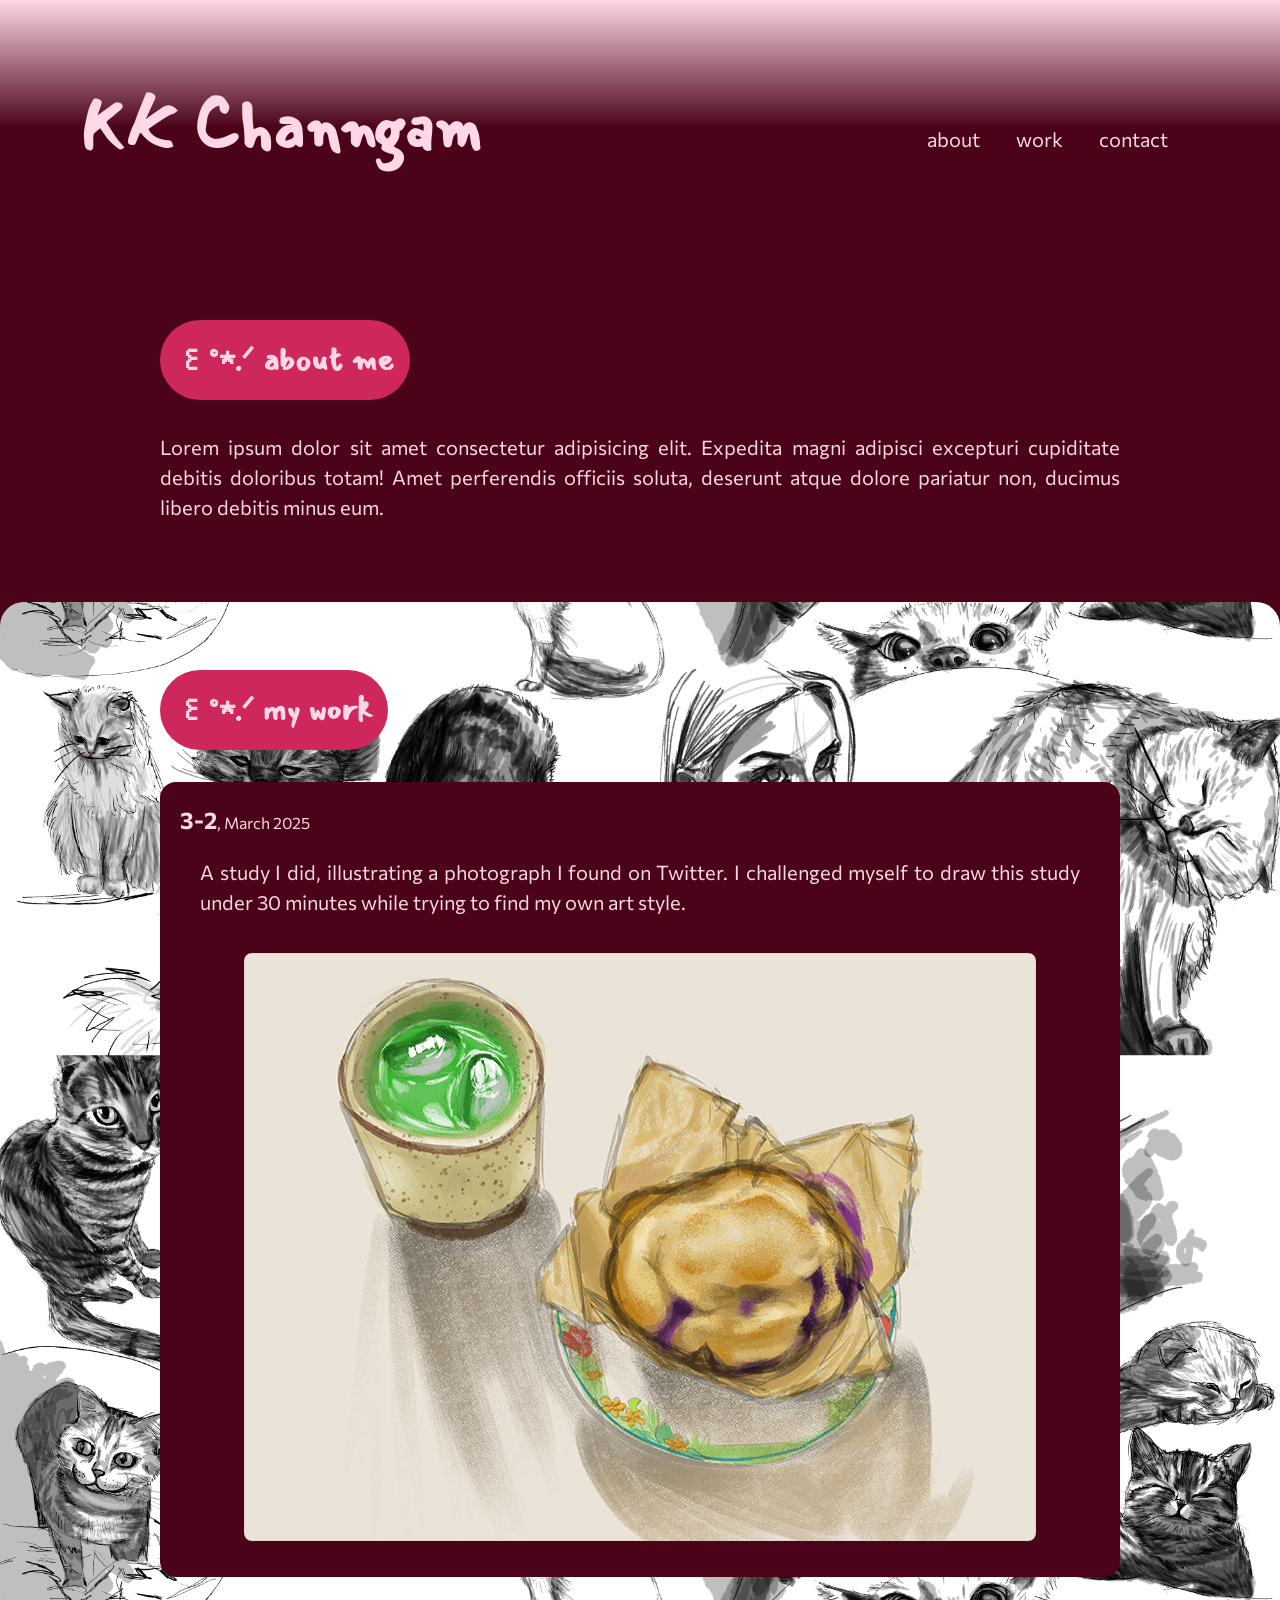
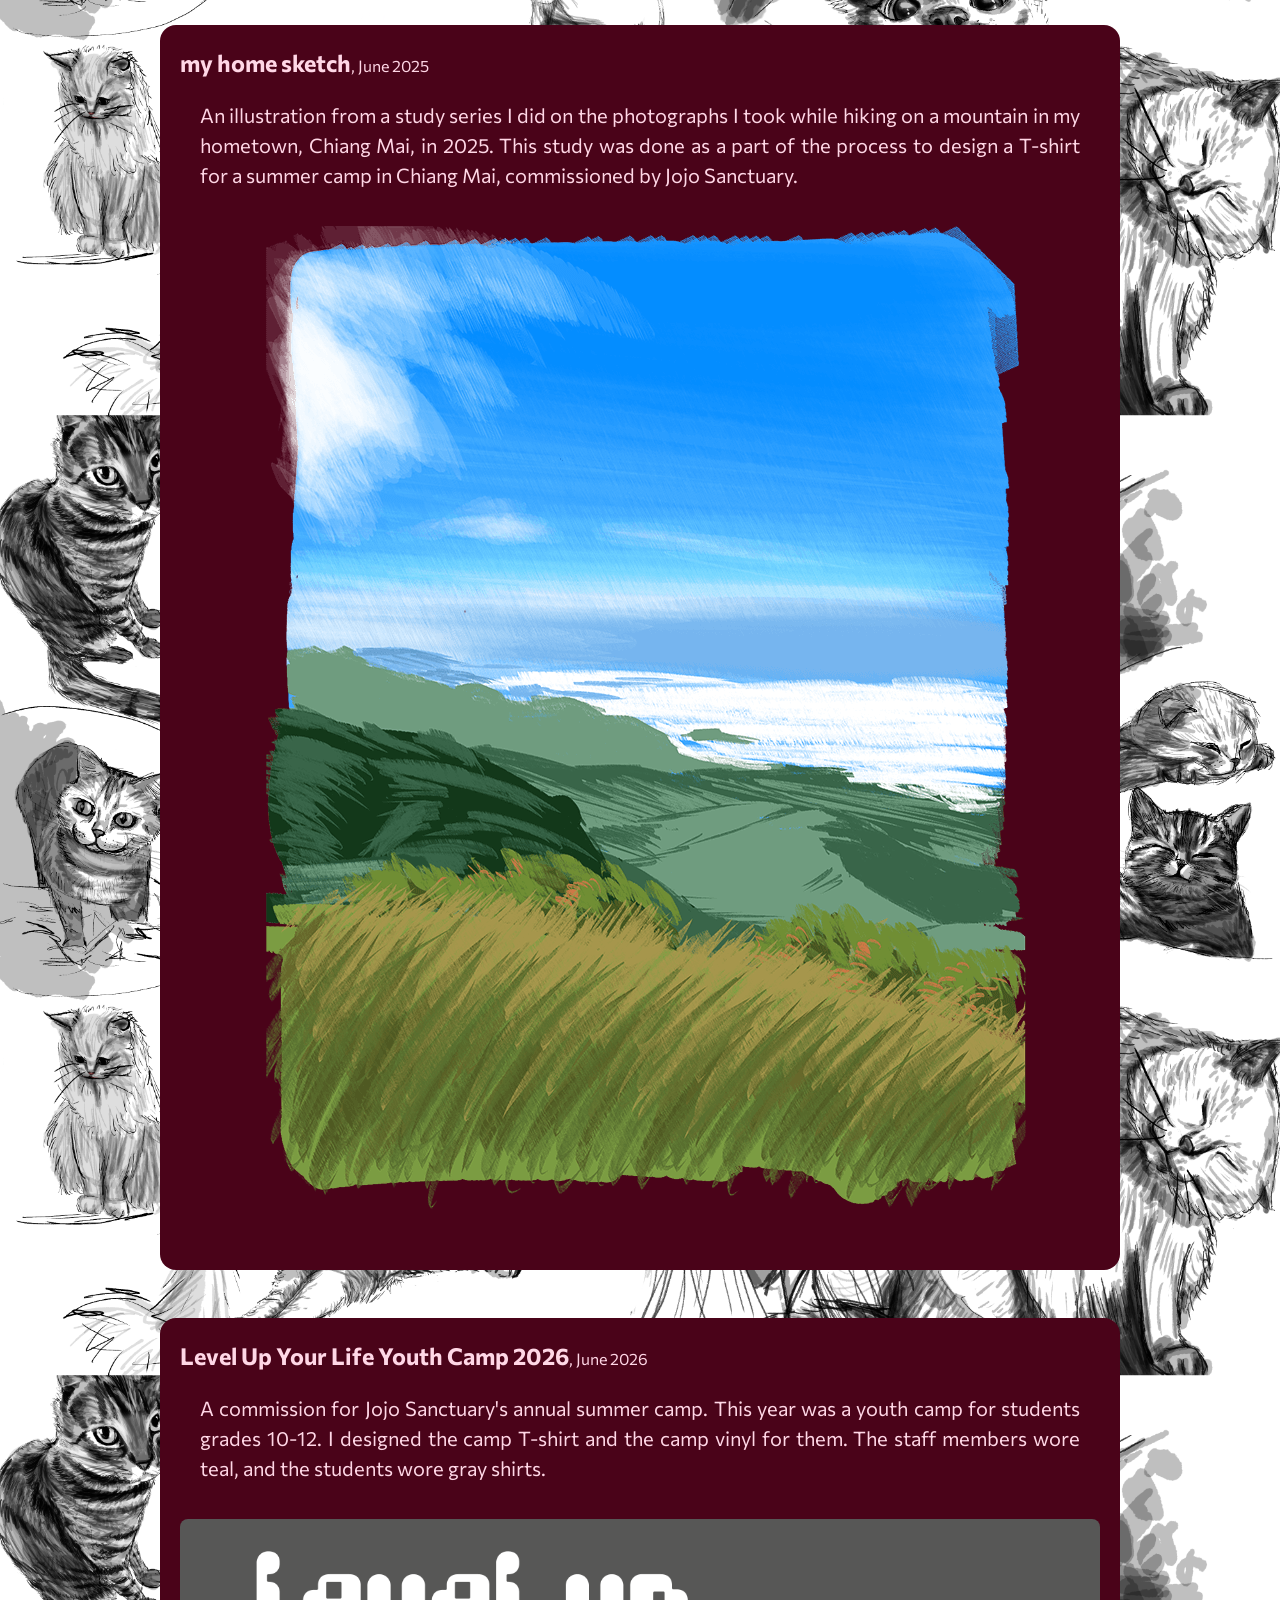
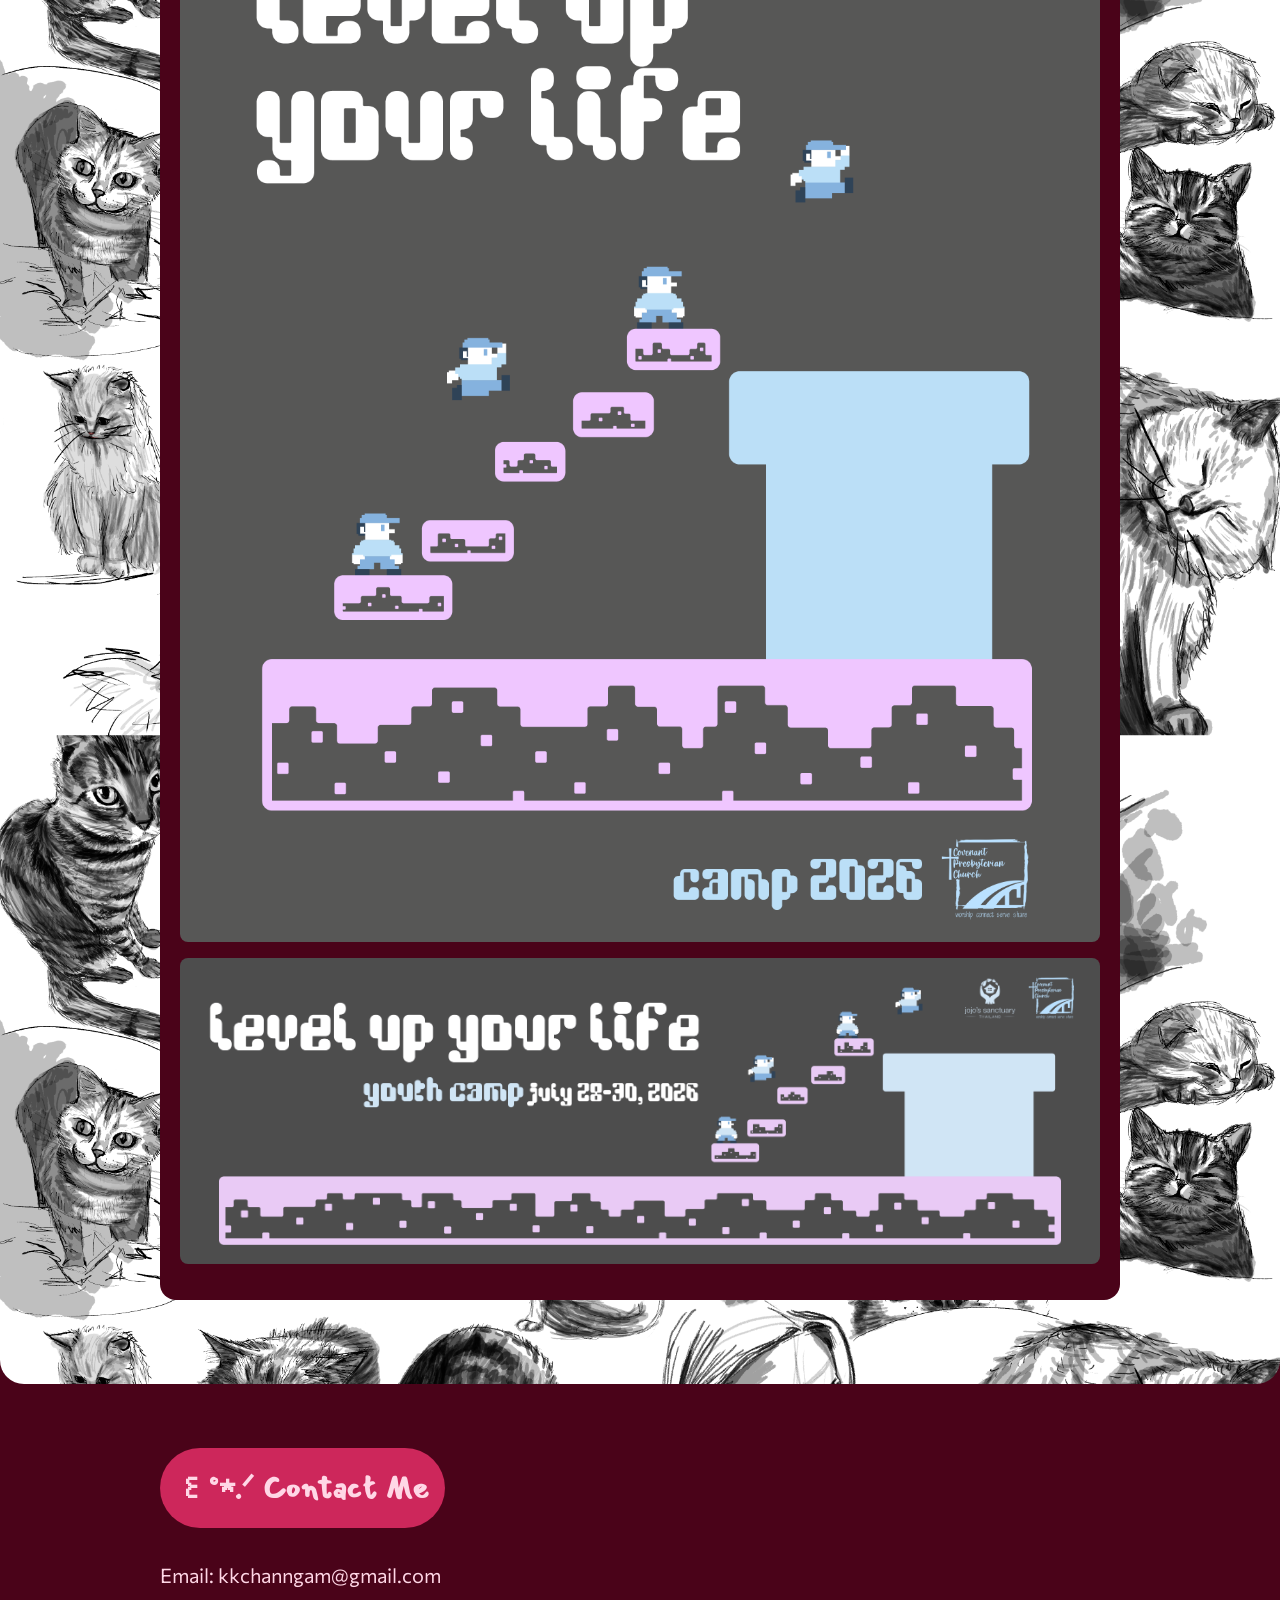
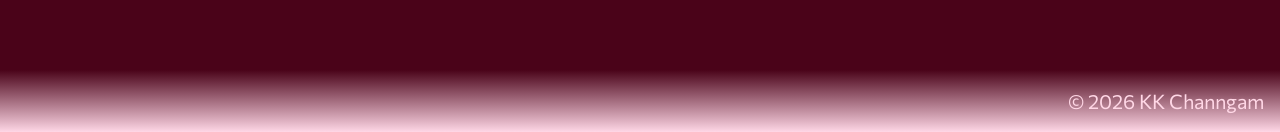
<file: tutorials/2-css/03-css-single-page-portfolio/index.html>
<!DOCTYPE html>
<html lang="en">

<head>
    <meta charset="UTF-8">
    <meta name="viewport" content="width=device-width, initial-scale=1.0">
    <title>kk channgam's portfolio</title>
    <link rel="preconnect" href="https://fonts.googleapis.com">
    <link rel="preconnect" href="https://fonts.gstatic.com" crossorigin>
    <link href="https://fonts.googleapis.com/css2?family=Commissioner:wght@100..900&family=Mansalva&display=swap"
        rel="stylesheet">
    <link rel="stylesheet" href="css/style.css">
</head>

<body>
    <header>
        <nav>
            <a href="#about-section">about</a>
            <a href="#portfolio-section">work</a>
            <a href="#contact-section">contact</a>
        </nav>
        <h1>KK Channgam</h1>
    </header>
    <main>
        <section class="about-section" id="about-section">
            <div class="about-content">
                <h2>&nbsp;&nbsp;<span class="deco-1">꒰˚★.ᐟ </span> about me&nbsp;&nbsp;</h2>
                <p>Lorem ipsum dolor sit amet consectetur adipisicing elit. Expedita magni adipisci excepturi cupiditate
                    debitis doloribus totam! Amet perferendis officiis soluta, deserunt atque dolore pariatur non,
                    ducimus libero debitis minus eum.</p>
            </div>
        </section>
        <section class="portfolio-section" id="portfolio-section">
            <div class="portfolio-content">
                <h2>&nbsp;&nbsp;<span class="deco-1">꒰˚★.ᐟ </span>my work&nbsp;&nbsp;</h2>
                <div class="portfolio-item">
                    <h3>3-2<h4>, March 2025</h4>
                    </h3>
                    <p>A study I did, illustrating a photograph I found on Twitter. I challenged myself to draw this
                        study under 30 minutes while trying to find my own art style.</p>
                    <img src="images/3-2 (1).png"
                        alt="an illustration of a blueberry muffin and a cup of iced matcha latte">
                </div>
                <div class="portfolio-item">
                    <h3>my home sketch<h4>, June 2025</h4>
                    </h3>
                    <p>An illustration from a study series I did on the photographs I took while hiking on a mountain in
                        my hometown, Chiang Mai, in 2025. This study was done as a part of the process to design a
                        T-shirt for a summer camp in Chiang Mai, commissioned by Jojo Sanctuary.</p>
                    <img src="images/additional (1).png"
                        alt="A rough landscape digital sketch overlooking mountains on Doi Inthanon">
                </div>
                <div class="portfolio-item">
                    <h3>Level Up Your Life Youth Camp 2026<h4>, June 2026</h4>
                    </h3>
                    <p>A commission for Jojo Sanctuary's annual summer camp. This year was a youth camp for students
                        grades 10-12. I designed the camp T-shirt and the camp vinyl for them. The staff members wore
                        teal, and the students wore gray shirts.</p>
                    <img src="images/jojo back.png" alt="The design on the back of the T-shirt">
                    <img src="images/vinyl (1).png" alt="The original design for the camp vinyl">
                    <!-- <img src="images/IMG_2134 (1).png" alt="A photograph of staff members and the students wearing the shirt at the camp."> -->
                </div>
            </div>
        </section>
        <section class="contact-section" id="contact-section">
            <div class="contact-content">
                <h2>&nbsp;&nbsp;<span class="deco-1">꒰˚★.ᐟ </span>Contact Me&nbsp;&nbsp;</h2>
                <p>Email: kkchanngam@gmail.com</p>
            </div>

        </section>
    </main>
    <footer>
        <p>&copy; 2026 KK Channgam</p>

    </footer>

</body>

</html>
</file>
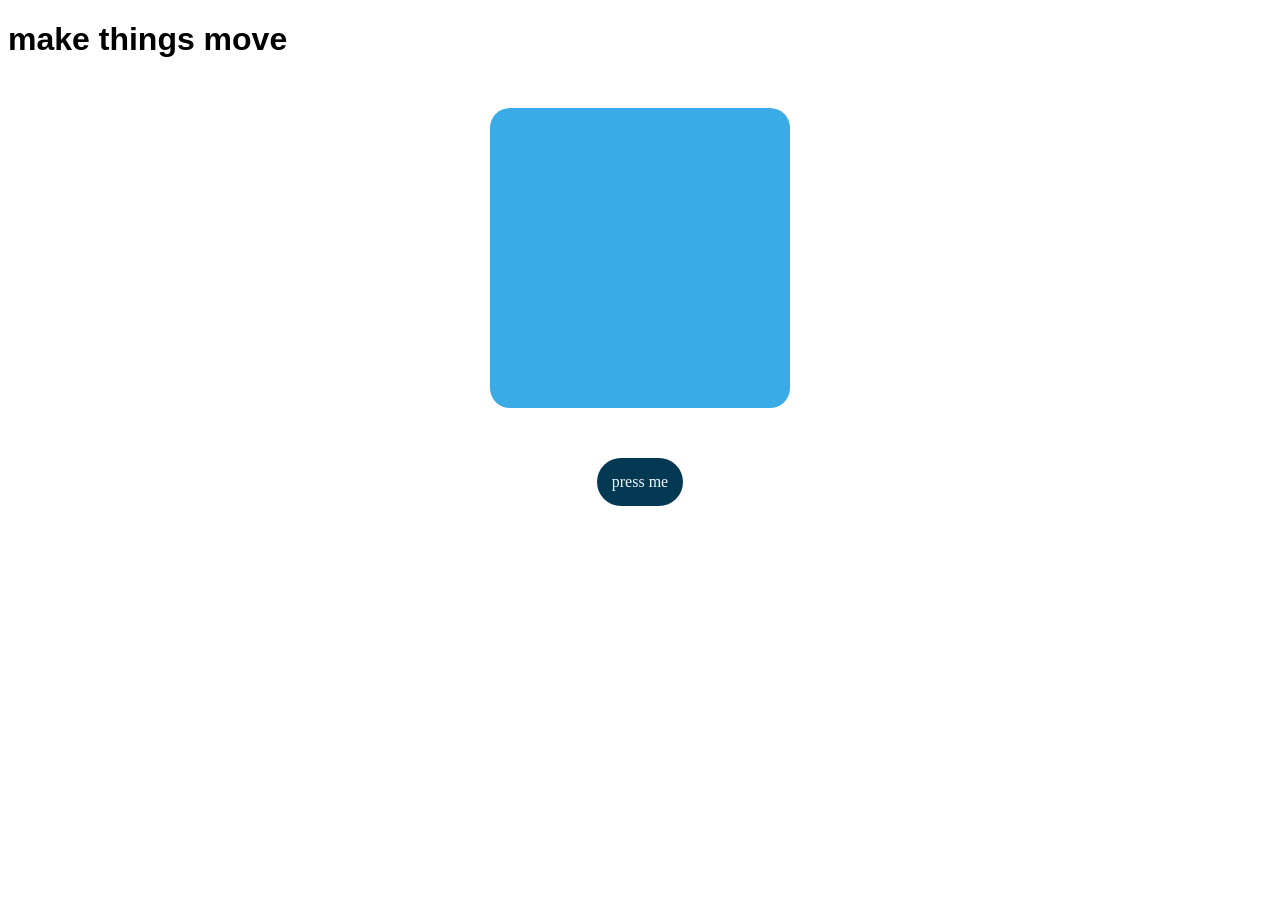
<file: tutorials/2-css/04-css-transitions/index.html>
<!DOCTYPE html>
<html lang="en">
<head>
    <meta charset="UTF-8">
    <meta name="viewport" content="width=device-width, initial-scale=1.0">
    <title>CSS Transitions</title>
    <link rel="stylesheet" href="css/style.css">
</head>
<body>
    <header>
        <h1 class="title">make things move</h1>
    </header>
    <main>
        <div class="sqaure"></div>
        <div class="button-div">
            <a href="#" class="button">press me</a>
        </div>
    </main>
</body>
</html>
</file>
<file: tutorials/2-css/03-css-grid-multi-pages/css/style.css>
/* ========================= color palette */

/* 

bg1: rgb(74, 3, 25)
bg2: black???
text1: rgb(255, 215, 230)
text2: rgb(255, 142, 177)
accent1: rgb(209, 50, 100)
accent2: maroon??? 

*/

:root {
    --bg1: rgb(74, 3, 25);
    --text1: rgb(255, 215, 230);
    --text2: rgb(255, 142, 177);
    --accent1: rgb(205, 39, 91);
}



/* ========================= CSS reset 
can be used for reset because it applies to the entire page*/

/* Change box-sizing default to border-box */
*,
*::before,
*::after {
  box-sizing: border-box;
}


* {
    margin: 0;
    padding: 0;
}

/* respect user font size preferences */
html {
    font-size: 100%;
    scroll-behavior: smooth;
}

img {
    display: block;
    max-width: 100%;
}

/* ========================== general reset */

body {
    background-color: var(--bg1);
    font-family: 'Segoe UI', Tahoma, Geneva, Verdana, sans-serif;
    font-size: 1.25rem;
    line-height: 1.5;
    color: var(--text1);

}

header {
    padding: 3rem 5rem;
}

header h1 {
    text-shadow: 1px -1px 0 #76767688, -1px 2px 1px #73727277, -2px 4px 1px #76747466, -3px 6px 1px #78777755, -4px 8px 1px #7b7a7a44;
}

header h1:hover {
    color: var(--text1);
}

nav a {
    color: var(--text1);
    text-decoration: none;
    /* margin: 0 0.5rem; */
}

nav a:hover {
    color: var(--text2);
    transform: scale(1.25);
}

.navbar {
    display: flex;
    justify-content: space-between;
    width: 100%;
    align-items: baseline;
}

.hamburger {
    display: none;
    background-color: transparent;
    border: none;
    color: var(--text1);
    font-size: 2rem;
    margin-bottom: 1rem;
    align-self: flex-end;
}

.nav-menu {
    list-style: none;
    display: flex;
    gap: 1rem;
}

.nav-menu.active {
    display: flex;
    flex-direction: column;
    background-color: var(--accent1);
    padding: 1rem;
}

main {
    margin: 0;
}

@media (max-width:1230px) {
    main {
        margin: 3rem;
    }
}

@media (max-width: 630px) {
    .hamburger {
        display: block;
    }
    .nav-menu {
        display: none;
    }
    .nav {
        display: flex;
        flex-direction: column;
    }
}

@media (max-width: 480px) {
    header {
        padding: 1rem 2rem;
    }
    footer p {
        font-size: 1rem;
    }
    footer img {
        max-width: 0.5rem;
        margin: 0 0.25rem;
    }
}

.about-content,
.portfolio-content,
.contact-content,
.project-content {
    max-width: 70rem;
    margin: 0 auto 7rem auto;
}

.about-content h2,
.portfolio-content h2,
.contact-content h2 {
    margin: 2rem 0;
}

.portfolio-item{
    padding: 1rem;
    background-color: var(--accent1);
}

.portfolio-item img {
    border-radius: 1rem;
}

.project-content h2 {
    margin: auto 2rem;
}

.project-content img {
    margin: 0 auto;
    padding: 2rem;
}

.project-content p {
    margin: 0 auto;
    padding: 0.5rem 2rem;
}

h4 {
    font-weight: 600;
}

footer {
    padding: 1rem;
}

footer img {
    display: inline;
    max-width: 1.5rem;
    margin: 0 0.5rem;
}



/* =========================== flex styling
no margins in flex boxes */

.flex-container {
    display: flex;
    justify-content: space-between;
    align-items: center;
}

.flex-container-grid {
    display: flex;
    flex-wrap: wrap;
    gap: 1rem;
    justify-content: center;
    align-items: flex-start;
}

.flex-item-grid {
    flex: 1 0 20rem;
    border-radius: 1rem;
    /* grow shrink container */
    /* box-sizing: border-box; */
}
</file>
<file: tutorials/2-css/03-css-portfolio-grid/css/style.css>
/* ========================= color palette */

/* 

bg1: rgb(74, 3, 25)
bg2: black???
text1: rgb(255, 215, 230)
text2: rgb(255, 142, 177)
accent1: rgb(209, 50, 100)
accent2: maroon??? 

*/

:root {
    --bg1: rgb(74, 3, 25);
    --text1: rgb(255, 215, 230);
    --text2: rgb(255, 142, 177);
    --accent1: rgb(205, 39, 91);
}



/* ========================= CSS reset 
can be used for reset because it applies to the entire page*/

/* Change box-sizing default to border-box */
*,
*::before,
*::after {
  box-sizing: border-box;
}


* {
    margin: 0;
    padding: 0;
}

/* respect user font size preferences */
html {
    font-size: 100%;
    scroll-behavior: smooth;
}

img {
    display: block;
    max-width: 100%;
}

/* ========================== general reset */

body {
    background-color: var(--bg1);
    font-family: 'Segoe UI', Tahoma, Geneva, Verdana, sans-serif;
    font-size: 1.25rem;
    line-height: 1.5;
    color: var(--text1);

}

header {
    padding: 3rem 5rem;
}

header h1 {
    text-shadow: 1px -1px 0 #76767688, -1px 2px 1px #73727277, -2px 4px 1px #76747466, -3px 6px 1px #78777755, -4px 8px 1px #7b7a7a44;
}

nav a {
    color: var(--text1);
    text-decoration: none;
    /* margin: 0 0.5rem; */
}

nav a:hover {
    color: var(--text2);
    transform: scale(1.25);
}

.navbar {
    display: flex;
    justify-content: space-between;
    width: 100%;
    align-items: baseline;
}

.hamburger {
    display: none;
    background-color: transparent;
    border: none;
    color: var(--text1);
    font-size: 2rem;
    margin-bottom: 1rem;
    align-self: flex-end;
}

.nav-menu {
    list-style: none;
    display: flex;
    gap: 1rem;
}

.nav-menu.active {
    display: flex;
    flex-direction: column;
    background-color: var(--accent1);
    padding: 1rem;
}

main {
    margin: 0;
}

@media (max-width:1230px) {
    main {
        margin: 3rem;
    }
}

@media (max-width: 630px) {
    .hamburger {
        display: block;
    }
    .nav-menu {
        display: none;
    }
    .nav {
        display: flex;
        flex-direction: column;
    }
}

@media (max-width: 480px) {
    header {
        padding: 1rem 2rem;
    }
    footer p {
        font-size: 1rem;
    }
    footer img {
        max-width: 0.5rem;
        margin: 0 0.25rem;
    }
}

.about-content,
.portfolio-content,
.contact-content {
    max-width: 70rem;
    margin: 0 auto 7rem auto;
}

.about-content h2,
.portfolio-content h2,
.contact-content h2 {
    margin: 2rem 0;
}

.portfolio-item{
    padding: 1rem;
    background-color: var(--accent1);
}

.portfolio-item img {
    border-radius: 1rem;
}

h4 {
    font-weight: 600;
}

footer {
    padding: 1rem;
}

footer img {
    display: inline;
    max-width: 1.5rem;
    margin: 0 0.5rem;
}



/* =========================== flex styling
no margins in flex boxes */

.flex-container {
    display: flex;
    justify-content: space-between;
    align-items: center;
}

.flex-container-grid {
    display: flex;
    flex-wrap: wrap;
    gap: 1rem;
    justify-content: center;
    align-items: flex-start;
}

.flex-item-grid {
    flex: 1 0 20rem;
    border-radius: 1rem;
    /* grow shrink container */
    /* box-sizing: border-box; */
}
</file>
<file: tutorials/2-css/03-css-portfolio-lightbox/css/style.css>
/* ========================= color palette */

/* 

bg1: rgb(74, 3, 25)
bg2: black???
text1: rgb(255, 215, 230)
text2: rgb(255, 142, 177)
accent1: rgb(209, 50, 100)
accent2: maroon??? 

*/

:root {
    --bg1: rgb(74, 3, 25);
    --text1: rgb(255, 215, 230);
    --text2: rgb(255, 142, 177);
    --accent1: rgb(205, 39, 91);
}



/* ========================= CSS reset 
can be used for reset because it applies to the entire page*/

/* Change box-sizing default to border-box */
*,
*::before,
*::after {
  box-sizing: border-box;
}


* {
    margin: 0;
    padding: 0;
}

/* respect user font size preferences */
html {
    font-size: 100%;
    scroll-behavior: smooth;
}

img {
    display: block;
    max-width: 100%;
}

/* ========================== general reset */

body {
    background-color: var(--bg1);
    font-family: 'Segoe UI', Tahoma, Geneva, Verdana, sans-serif;
    font-size: 1.25rem;
    line-height: 1.5;
    color: var(--text1);

}

header {
    padding: 3rem 5rem;
}

header h1 {
    text-shadow: 1px -1px 0 #76767688, -1px 2px 1px #73727277, -2px 4px 1px #76747466, -3px 6px 1px #78777755, -4px 8px 1px #7b7a7a44;
}

nav a {
    color: var(--text1);
    text-decoration: none;
    /* margin: 0 0.5rem; */
}

nav a:hover {
    color: var(--text2);
    transform: scale(1.25);
}

.navbar {
    display: flex;
    justify-content: space-between;
    width: 100%;
    align-items: baseline;
}

.hamburger {
    display: none;
    background-color: transparent;
    border: none;
    color: var(--text1);
    font-size: 2rem;
    margin-bottom: 1rem;
    align-self: flex-end;
}

.nav-menu {
    list-style: none;
    display: flex;
    gap: 1rem;
}

.nav-menu.active {
    display: flex;
    flex-direction: column;
    background-color: var(--accent1);
    padding: 1rem;
}

main {
    margin: 0;
}

@media (max-width:1230px) {
    main {
        margin: 3rem;
    }
}

@media (max-width: 630px) {
    .hamburger {
        display: block;
    }
    .nav-menu {
        display: none;
    }
    .nav {
        display: flex;
        flex-direction: column;
    }
}

@media (max-width: 480px) {
    header {
        padding: 1rem 2rem;
    }
    footer p {
        font-size: 1rem;
    }
    footer img {
        max-width: 0.5rem;
        margin: 0 0.25rem;
    }
}

.about-content,
.portfolio-content,
.contact-content {
    max-width: 70rem;
    margin: 0 auto 7rem auto;
}

.about-content h2,
.portfolio-content h2,
.contact-content h2 {
    margin: 2rem 0;
}

.portfolio-item{
    padding: 1rem;
    background-color: var(--accent1);
}

.portfolio-item img {
    border-radius: 1rem;
}

h4 {
    font-weight: 600;
}

footer {
    padding: 1rem;
}

footer img {
    display: inline;
    max-width: 1.5rem;
    margin: 0 0.5rem;
}



/* =========================== flex styling
no margins in flex boxes */

.flex-container {
    display: flex;
    justify-content: space-between;
    align-items: center;
}

.flex-container-grid {
    display: flex;
    flex-wrap: wrap;
    gap: 1rem;
    justify-content: center;
    align-items: flex-start;
}

.flex-item-grid {
    flex: 1 0 20rem;
    border-radius: 1rem;
    /* grow shrink container */
    /* box-sizing: border-box; */
}
</file>
<file: tutorials/2-css/03-css-portfolio-lightbox/css/baguetteBox.css>
/*!
 * baguetteBox.js
 * @author  feimosi
 * @version 1.13.0
 * @url https://github.com/feimosi/baguetteBox.js
 */
#baguetteBox-overlay {
  display: none;
  opacity: 0;
  position: fixed;
  overflow: hidden;
  top: 0;
  left: 0;
  width: 100%;
  height: 100%;
  z-index: 1000000;
  background-color: #222;
  background-color: rgba(0, 0, 0, 0.8);
  -webkit-transition: opacity 0.5s ease;
  transition: opacity 0.5s ease;
}
#baguetteBox-overlay.visible {
  opacity: 1;
}
#baguetteBox-overlay .full-image {
  display: inline-block;
  position: relative;
  width: 100%;
  height: 100%;
  text-align: center;
}
#baguetteBox-overlay .full-image figure {
  display: inline;
  margin: 0;
  height: 100%;
}
#baguetteBox-overlay .full-image img {
  display: inline-block;
  width: auto;
  height: auto;
  max-height: 100%;
  max-width: 100%;
  vertical-align: middle;
  -webkit-box-shadow: 0 0 8px rgba(0, 0, 0, 0.6);
     -moz-box-shadow: 0 0 8px rgba(0, 0, 0, 0.6);
          box-shadow: 0 0 8px rgba(0, 0, 0, 0.6);
}
#baguetteBox-overlay .full-image figcaption {
  display: block;
  position: absolute;
  bottom: 2rem;
  width: 60%;
  left: 50%;
  transform: translate(-50%);
  text-align: center;
  line-height: 1.8;
  white-space: normal;
  color: #ccc;
  background-color: #000;
  background-color: rgba(0, 0, 0, 0.6);
  font-family: sans-serif;
}
#baguetteBox-overlay .full-image:before {
  content: "";
  display: inline-block;
  height: 50%;
  width: 1px;
  margin-right: -1px;
}

#baguetteBox-slider {
  position: absolute;
  left: 0;
  top: 0;
  height: 100%;
  width: 100%;
  white-space: nowrap;
  -webkit-transition: left 0.4s ease, -webkit-transform 0.4s ease;
  transition: left 0.4s ease, -webkit-transform 0.4s ease;
  transition: left 0.4s ease, transform 0.4s ease;
  transition: left 0.4s ease, transform 0.4s ease, -webkit-transform 0.4s ease, -moz-transform 0.4s ease;
}
#baguetteBox-slider.bounce-from-right {
  -webkit-animation: bounceFromRight 0.4s ease-out;
          animation: bounceFromRight 0.4s ease-out;
}
#baguetteBox-slider.bounce-from-left {
  -webkit-animation: bounceFromLeft 0.4s ease-out;
          animation: bounceFromLeft 0.4s ease-out;
}

@-webkit-keyframes bounceFromRight {
  0% {
    margin-left: 0;
  }
  50% {
    margin-left: -30px;
  }
  100% {
    margin-left: 0;
  }
}

@keyframes bounceFromRight {
  0% {
    margin-left: 0;
  }
  50% {
    margin-left: -30px;
  }
  100% {
    margin-left: 0;
  }
}
@-webkit-keyframes bounceFromLeft {
  0% {
    margin-left: 0;
  }
  50% {
    margin-left: 30px;
  }
  100% {
    margin-left: 0;
  }
}
@keyframes bounceFromLeft {
  0% {
    margin-left: 0;
  }
  50% {
    margin-left: 30px;
  }
  100% {
    margin-left: 0;
  }
}
.baguetteBox-button#previous-button, .baguetteBox-button#next-button {
  top: 50%;
  top: calc(50% - 30px);
  width: 44px;
  height: 60px;
}

.baguetteBox-button {
  position: absolute;
  cursor: pointer;
  outline: none;
  padding: 0;
  margin: 0;
  border: 0;
  -moz-border-radius: 15%;
       border-radius: 15%;
  background-color: #323232;
  background-color: rgba(50, 50, 50, 0.5);
  color: #ddd;
  font: 1.6em sans-serif;
  -webkit-transition: background-color 0.4s ease;
  transition: background-color 0.4s ease;
}
.baguetteBox-button:focus, .baguetteBox-button:hover {
  background-color: rgba(50, 50, 50, 0.9);
}
.baguetteBox-button#next-button {
  right: 2%;
}
.baguetteBox-button#previous-button {
  left: 2%;
}
.baguetteBox-button#close-button {
  top: 20px;
  right: 2%;
  right: calc(2% + 6px);
  width: 30px;
  height: 30px;
}
.baguetteBox-button svg {
  position: absolute;
  left: 0;
  top: 0;
}

/*
    Preloader
    Borrowed from http://tobiasahlin.com/spinkit/
*/
.baguetteBox-spinner {
  width: 40px;
  height: 40px;
  display: inline-block;
  position: absolute;
  top: 50%;
  left: 50%;
  margin-top: -20px;
  margin-left: -20px;
}

.baguetteBox-double-bounce1,
.baguetteBox-double-bounce2 {
  width: 100%;
  height: 100%;
  -moz-border-radius: 50%;
       border-radius: 50%;
  background-color: #fff;
  opacity: 0.6;
  position: absolute;
  top: 0;
  left: 0;
  -webkit-animation: bounce 2s infinite ease-in-out;
          animation: bounce 2s infinite ease-in-out;
}

.baguetteBox-double-bounce2 {
  -webkit-animation-delay: -1s;
          animation-delay: -1s;
}

@-webkit-keyframes bounce {
  0%, 100% {
    -webkit-transform: scale(0);
            transform: scale(0);
  }
  50% {
    -webkit-transform: scale(1);
            transform: scale(1);
  }
}

@keyframes bounce {
  0%, 100% {
    -webkit-transform: scale(0);
       -moz-transform: scale(0);
            transform: scale(0);
  }
  50% {
    -webkit-transform: scale(1);
       -moz-transform: scale(1);
            transform: scale(1);
  }
}
</file>
<file: tutorials/2-css/03-css-single-page-portfolio/css/style.css>
/* ========================= color palette */

/* 

bg1: rgb(74, 3, 25)
bg2: black???
text1: rgb(255, 215, 230)
text2: rgb(255, 142, 177)
accent1: rgb(209, 50, 100)
accent2: maroon??? 

*/

:root {
--bg1: rgb(74, 3, 25);
--text1: rgb(255, 215, 230);
--text2: rgb(255, 142, 177);
--accent1: rgb(205, 39, 91);
}



/* ========================= CSS reset (* can only be used for reset because it applies to the entire page)*/

*{
    margin: 0;
    padding: 0;
}

/* respect user font size preferences */
html {
    font-size: 100%;
    scroll-behavior: smooth;
}

/* ========================== general reset */

body {
    background-color: var(--bg1);
    /* font-family: 'Segoe UI', Tahoma, Geneva, Verdana, sans-serif; */
    
  font-family: "Commissioner", sans-serif;
  /* font-optical-sizing: auto;
  font-weight: weight;
  font-style: normal;
  font-variation-settings:
    "slnt" 0,
    "FLAR" 0,
    "VOLM" 0; */
    
    font-size: 1.25rem;
    line-height: 1.5;
    color: var(--text1);
    text-align: justify;

}

header {
    padding: 5rem; 
    margin-bottom: 2rem;
    /* up to 4 values for 4 sides of padding, clockwise */
    /* background-color: rgb(116, 15, 47);
    border-bottom: #e46292 1px solid; */
    /* background: rgb(74, 3, 25); */
background: linear-gradient(180deg, rgba(255, 215, 230, 1) 0%, rgba(74, 3, 25, 1) 50%);
/* background-image: url("../images/cats\ warmup.png");
    background-repeat: no-repeat;
    background-size: cover;
    background-position: 0% 10%; */
}

/* applied to h1 in header only | rem = 16px */
header h1 {
    /* color: rgb(255, 215, 230); */
    /* color: rgb(255, 97, 147); */
    font-size: 4rem;
    font-family: "Mansalva", sans-serif;
}

nav a {
   color: var(--text1); 
   text-decoration: none;
   display: inline-block;
   margin: 0.25rem 1rem;
   /* transition: background-color 0.5s ease-in; */
}

nav {
    position: absolute;
    right: 6rem;
    top: 7.5rem;
    /* background-color: rgb(209, 50, 100); */
}

nav a:hover {
    color: var(--text2);
    transform: scale(1.25);
}

/* main is restricting and doesnt allow customizing inside */

main {
    /* max-width: 60rem; */
    margin: 0px;
}

@media (max-width: 900px) {
    main{
        margin: 2rem;
    }
}

@media (max-width: 600px) {
    main{
        margin: 1.5rem;
    }
    header h1 {
        font-size: 3rem;
    }
    h2 {
        font-size: 1rem;
    }
    p {
        font-size: 1rem;
    }
}

@media (max-width: 400px) {
    main{
        margin: 1rem;
    }
}

.about-section, .contact-section {
    max-width: 60rem;
    margin: 2rem auto;
    margin-bottom: 5rem;
}

.portfolio-section {
    max-width: 90rem;
    margin: 0rem auto;
    background-image: url("../images/cats\ warmup.png");
    background-repeat: repeat;
    background-size: contain;
    background-position: 0% 15%;
    /* margin-bottom: 5rem; */
    border-radius: 1.5rem;
    padding: 0.25rem 0;
}

.portfolio-item {
    max-width: 60rem;
    padding: 1.25rem;
    text-align: justify;
    background-color: var(--bg1);
    margin-bottom: 3rem;
    border-radius: 1rem;
    /* box-shadow: 5px 10px 5px rgba(0, 0, 0, 0.5); */
}

.portfolio-item img {
    max-width: 100%;
    margin: 1rem auto;
    display: block;
    border-radius: 0.5rem;
}

.portfolio-content {
    max-width: 60rem;
    margin: 2rem auto;
    margin-bottom: 5rem;
}

/* .portfolio-content p {
    color: rgb(255, 255, 255);
} */

.portfolio-item p {
    /* color: var(--text1); */
    padding: 1.25rem;
}

h2 {
    padding: 1rem 0;
    margin: 2rem 0;
    /* color: var(--text1); */
    background-color: var(--accent1);
    border-radius: 3rem;
    display: inline-block;
    font-family: "Mansalva", sans-serif;
    font-size: 2rem;
}

h3, h4 {
    display: inline;
    /* font-family: "Mansalva", sans-serif; */
}

/* h3 {
    font-style: italic;
    text-decoration: underline;
    text-decoration-style: wavy;
} */

h4{ 
    font-weight: 400;
    font-size: 1rem;
}

footer {
    background: linear-gradient(0deg, rgba(255, 215, 230, 1) 0%, rgba(74, 3, 25, 1) 100%);
    padding: 1rem;
    text-align: right;
}

@media (max-width: 835px) {
    main{
        margin: 2rem;
    }
    nav {
    position: absolute;
    right: 1rem;
    top: 11.5rem;
}
}

@media (max-width: 600px) {
    main{
        margin: 1.5rem;
    }
    header h1 {
        font-size: 3.25rem;
    }
    h2 {
        font-size: 1.5rem;
    }
    p, nav a {
        font-size: 1rem;
    }
    nav {
    top: 10.5rem;
}
}

@media (max-width: 485px) {
    main{
        margin: 1rem;
    }
    header {
    padding: 2rem; 
    }
    nav {
    top: 8rem;
    }
}

@media (max-height: 700px) {
    header {
    padding: 1.5rem; 
    }
    nav {
    top: 7rem;
    }
    .portfolio-item {
        padding: 0.5rem;
    }
}


/* ============================ style class */

/* .deco-1 {
    color: var(--text2);
} */
</file>
<file: tutorials/2-css/04-css-transitions/css/style.css>
.title {
    font-family: Verdana, Geneva, Tahoma, sans-serif;
}

.sqaure {
    background-color: rgb(58, 171, 228);
    width: 300px;
    height: 300px;
    border-radius: 20px;
     margin: 50px auto;
     transition: all 1s;
}

.sqaure:hover {
    background-color: rgb(255, 0, 64);
    transform: rotate(15deg);
}

.button-div {
    text-align: center;
}

.button {
    background-color: rgb(4, 57, 83);
    color: aliceblue;
    padding: 15px;
    border-radius: 100px;
    text-decoration: none;
    display: inline-block;
    transition: all 0.5s;
}

.button:hover {
    background-color: rgb(255, 91, 170);
    transform: scale(1.12);
    color: rgb(56, 4, 20);
}
</file>
